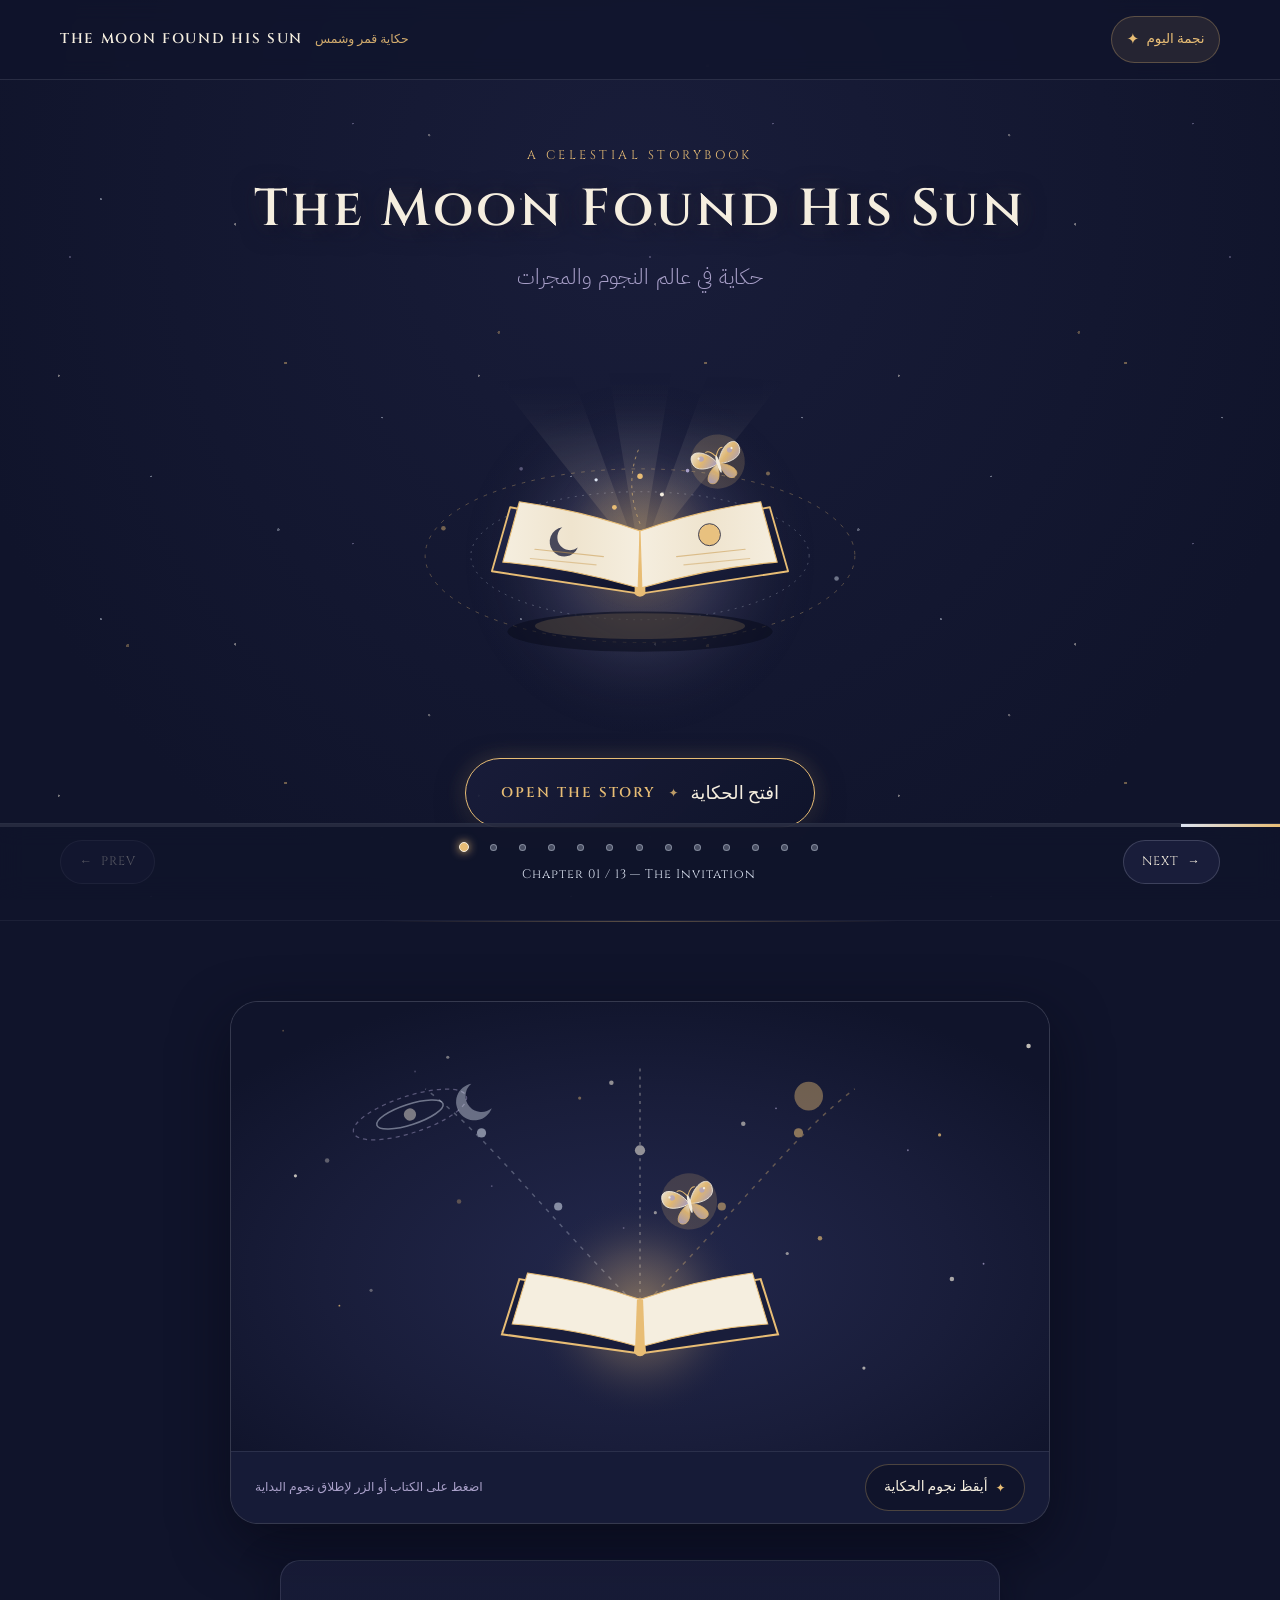
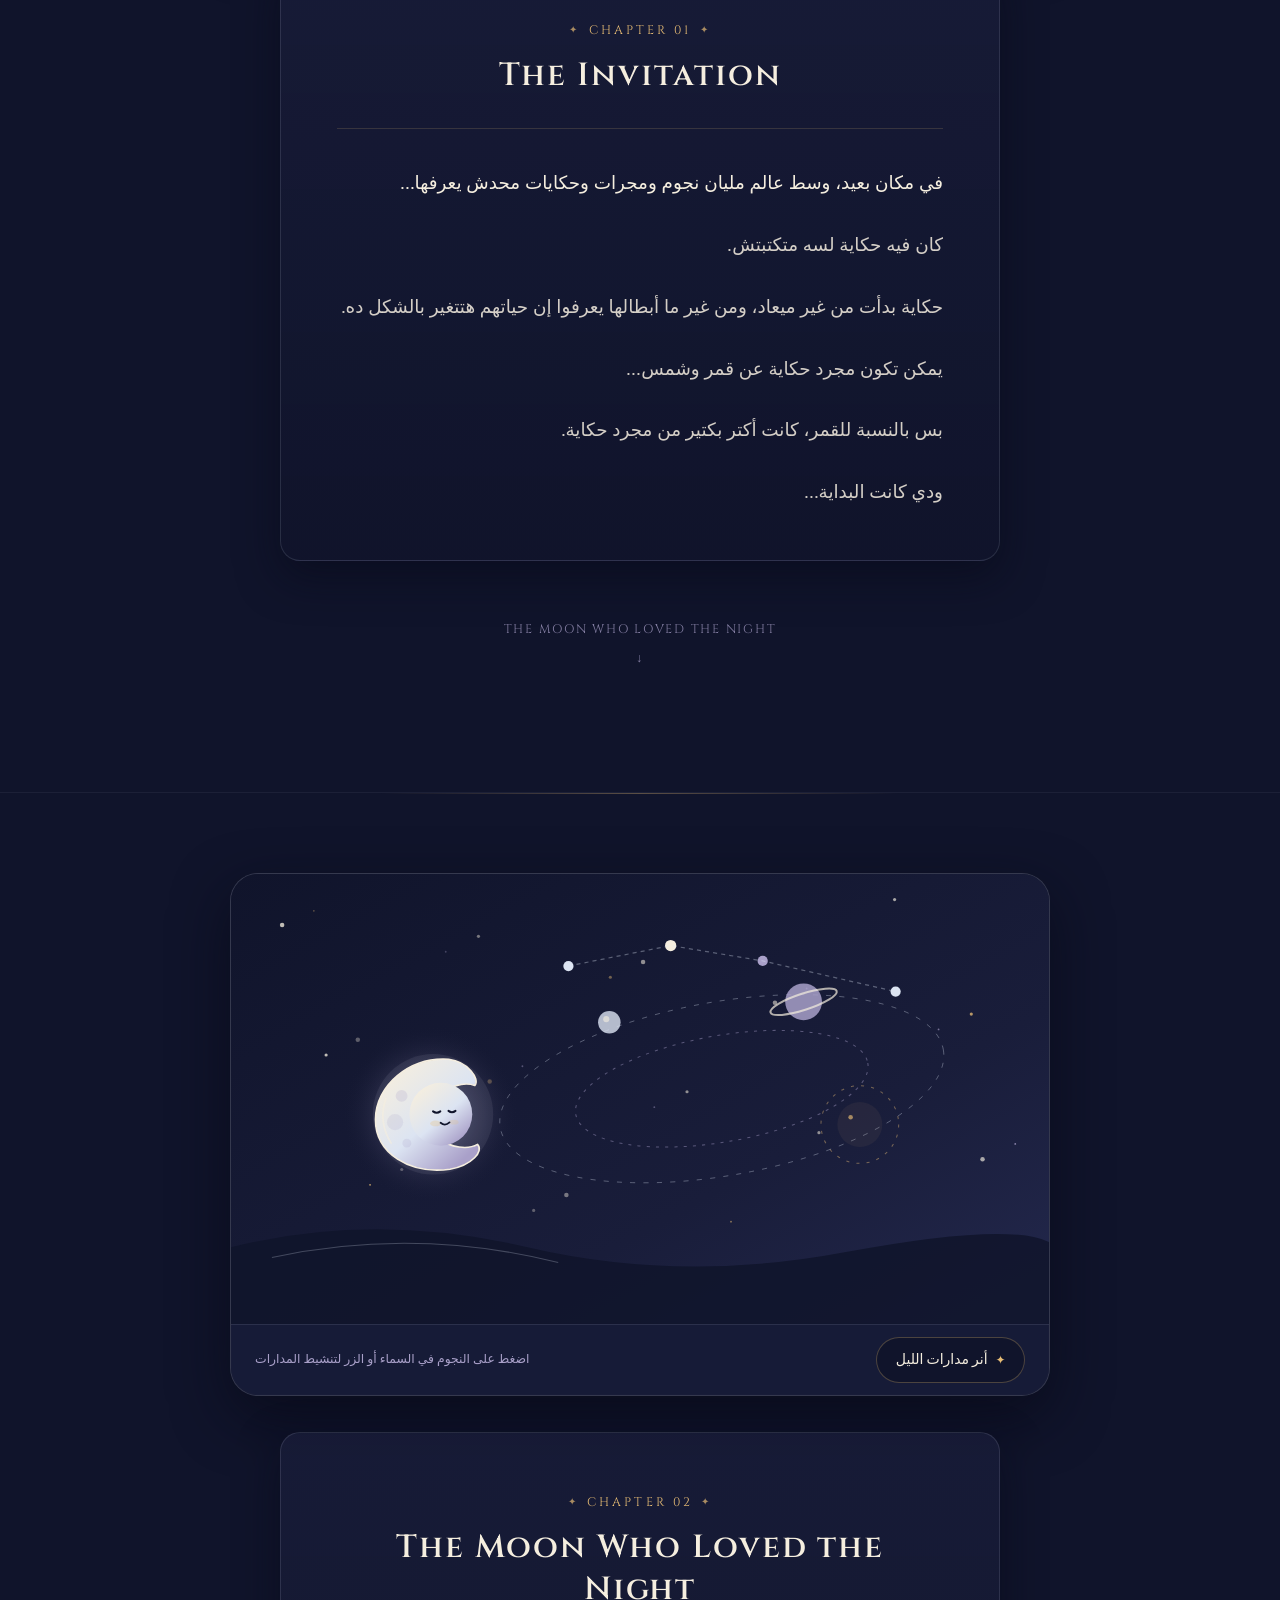
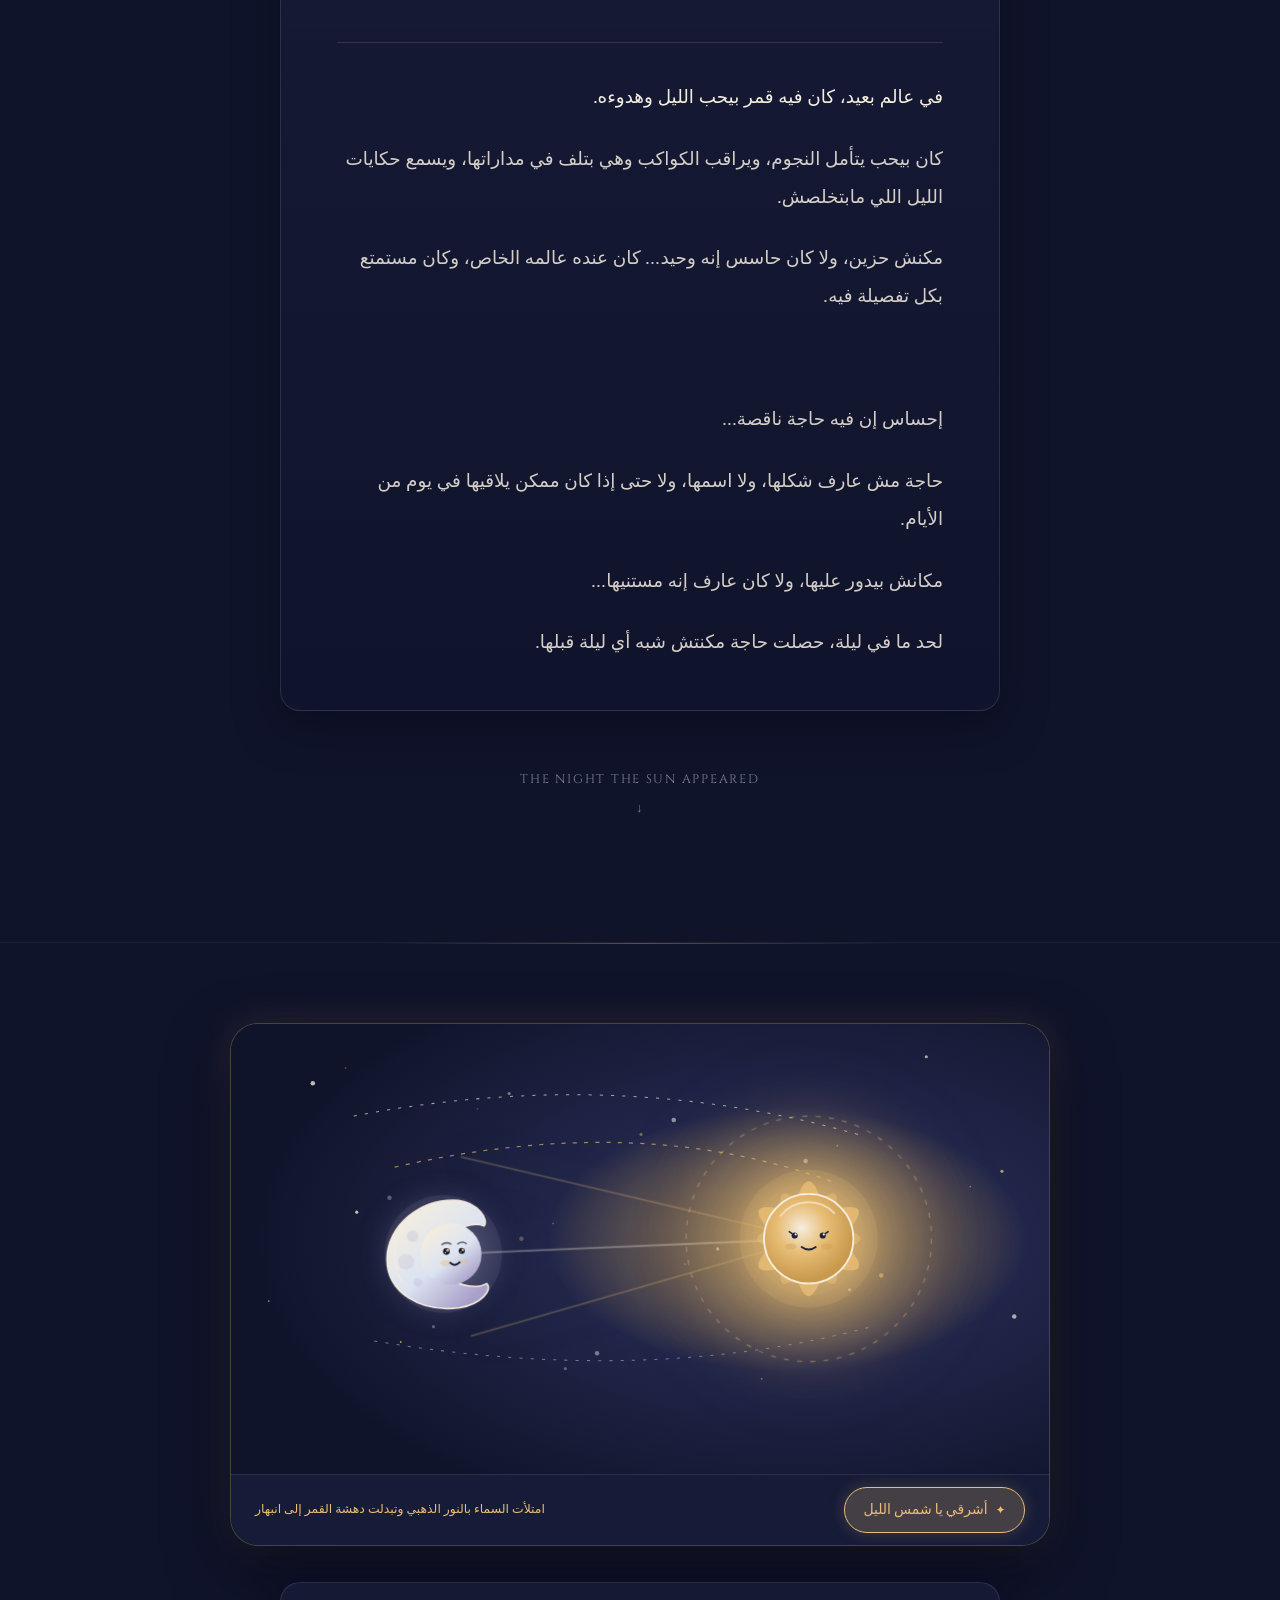
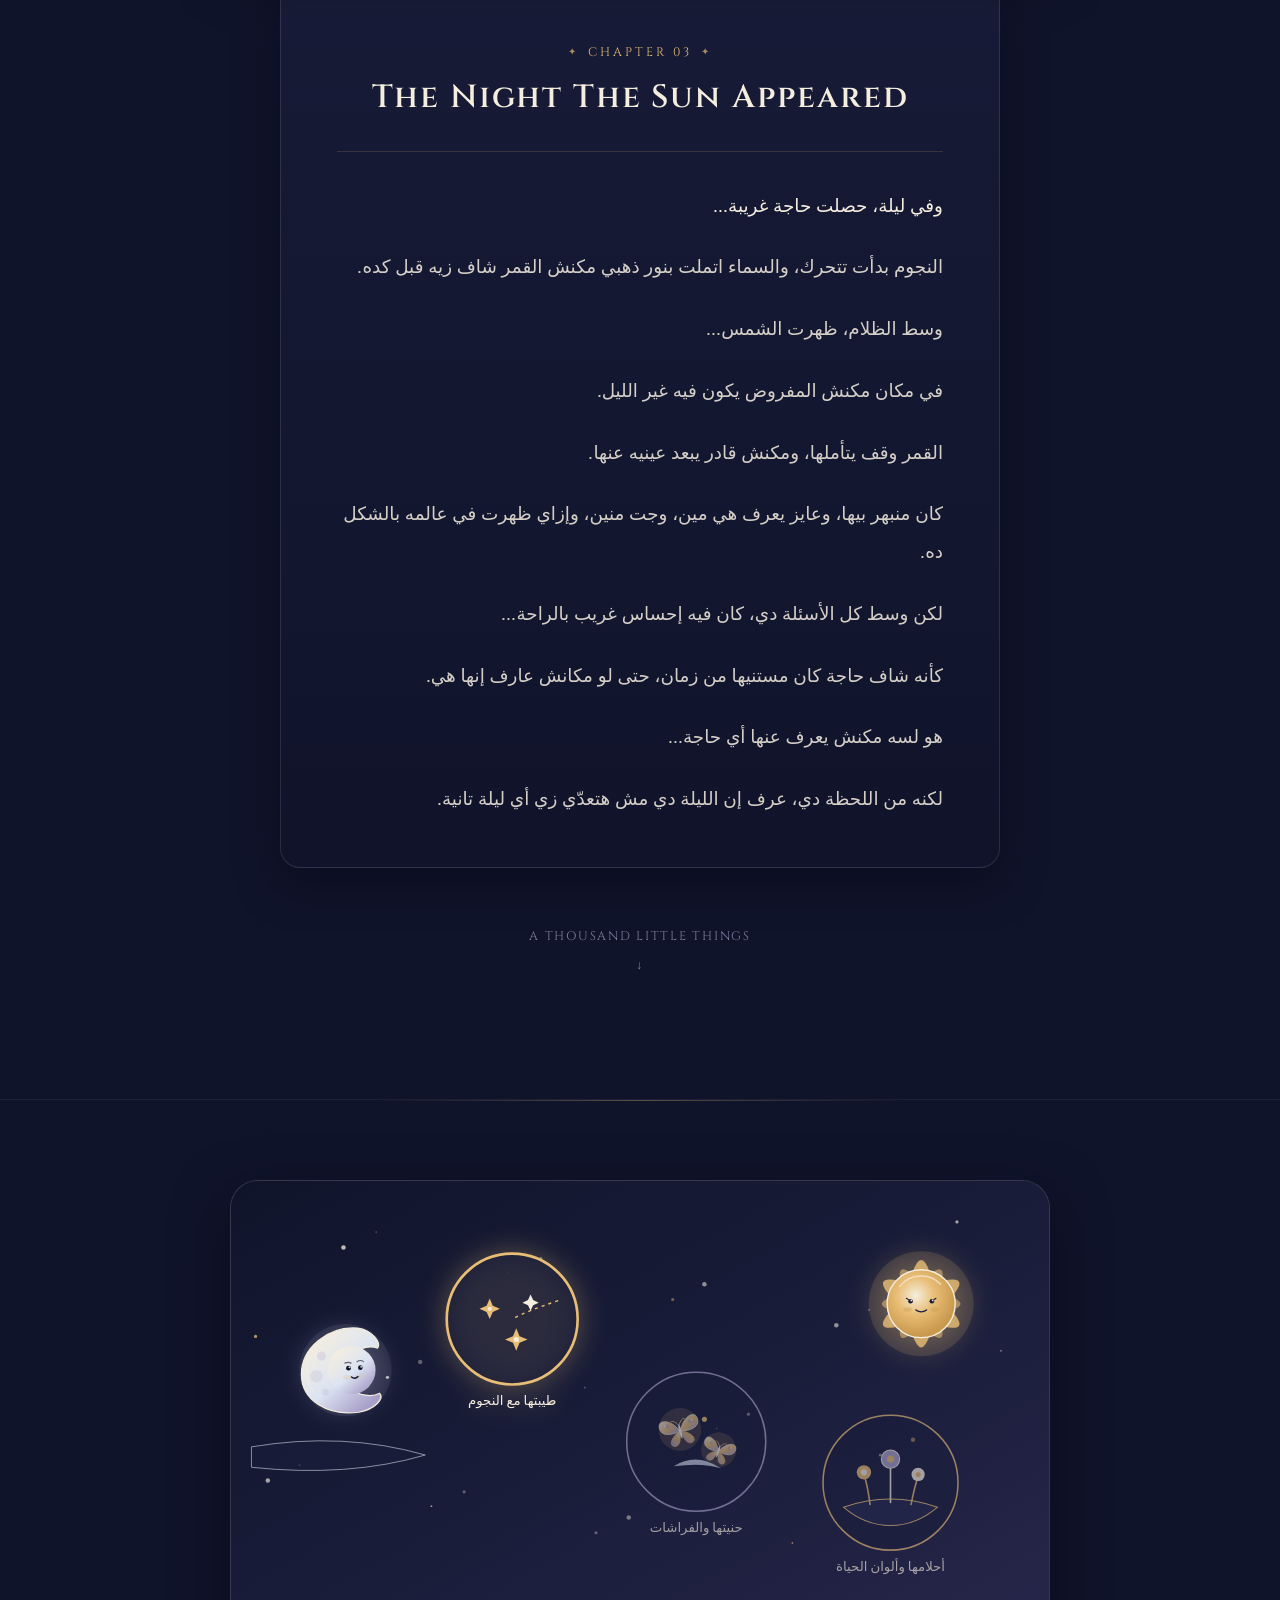
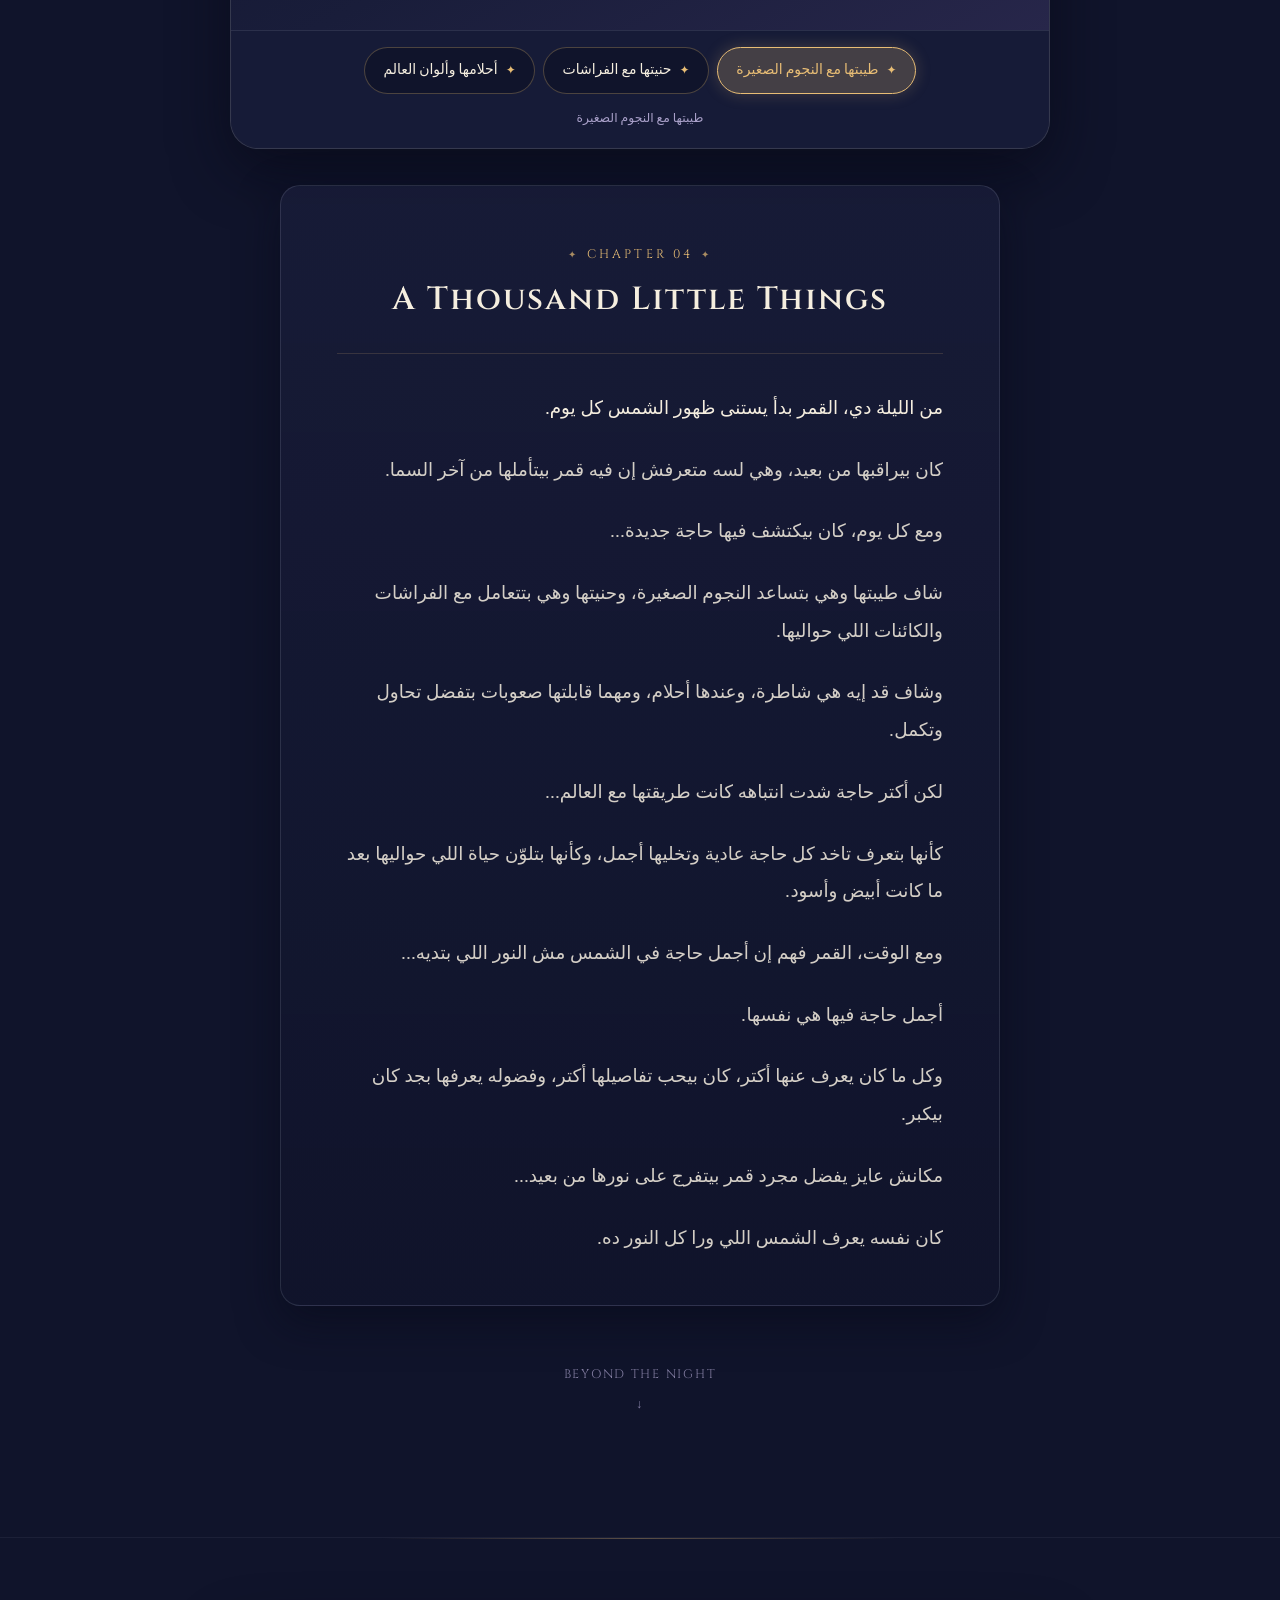
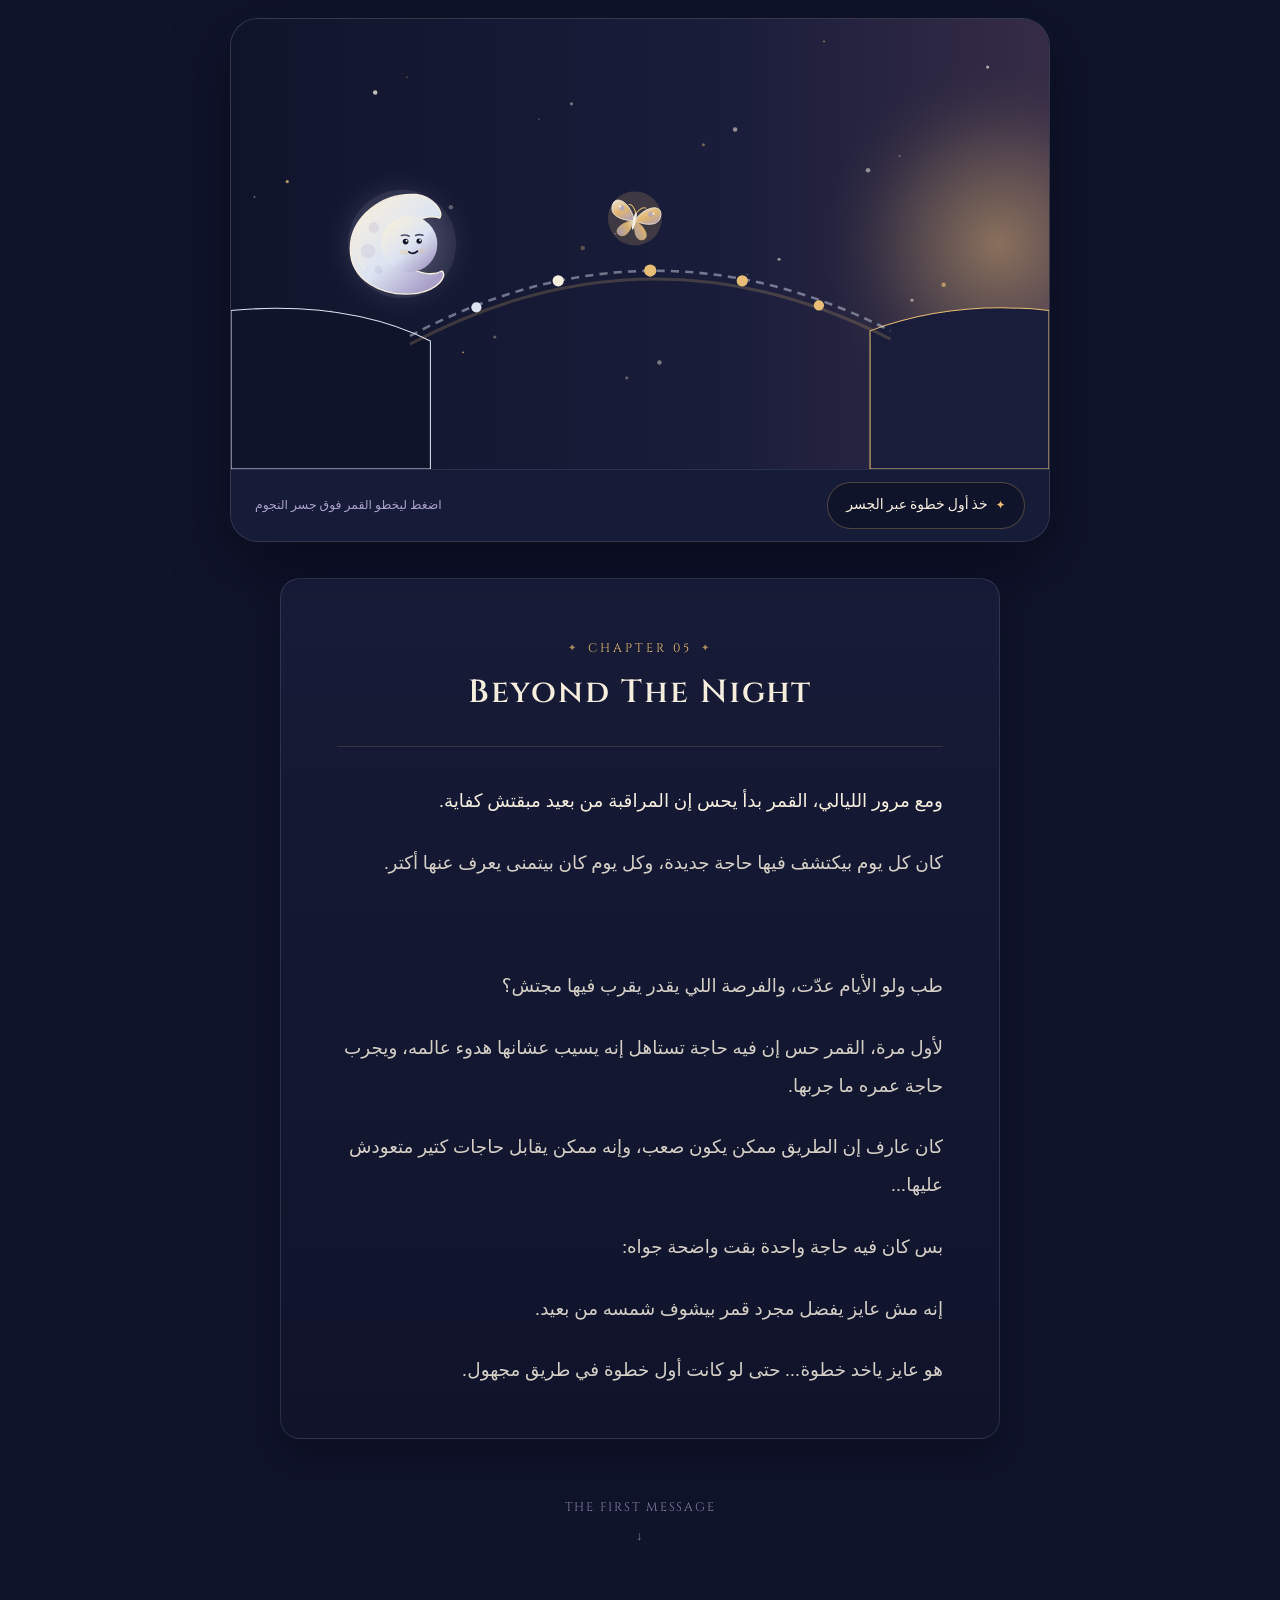
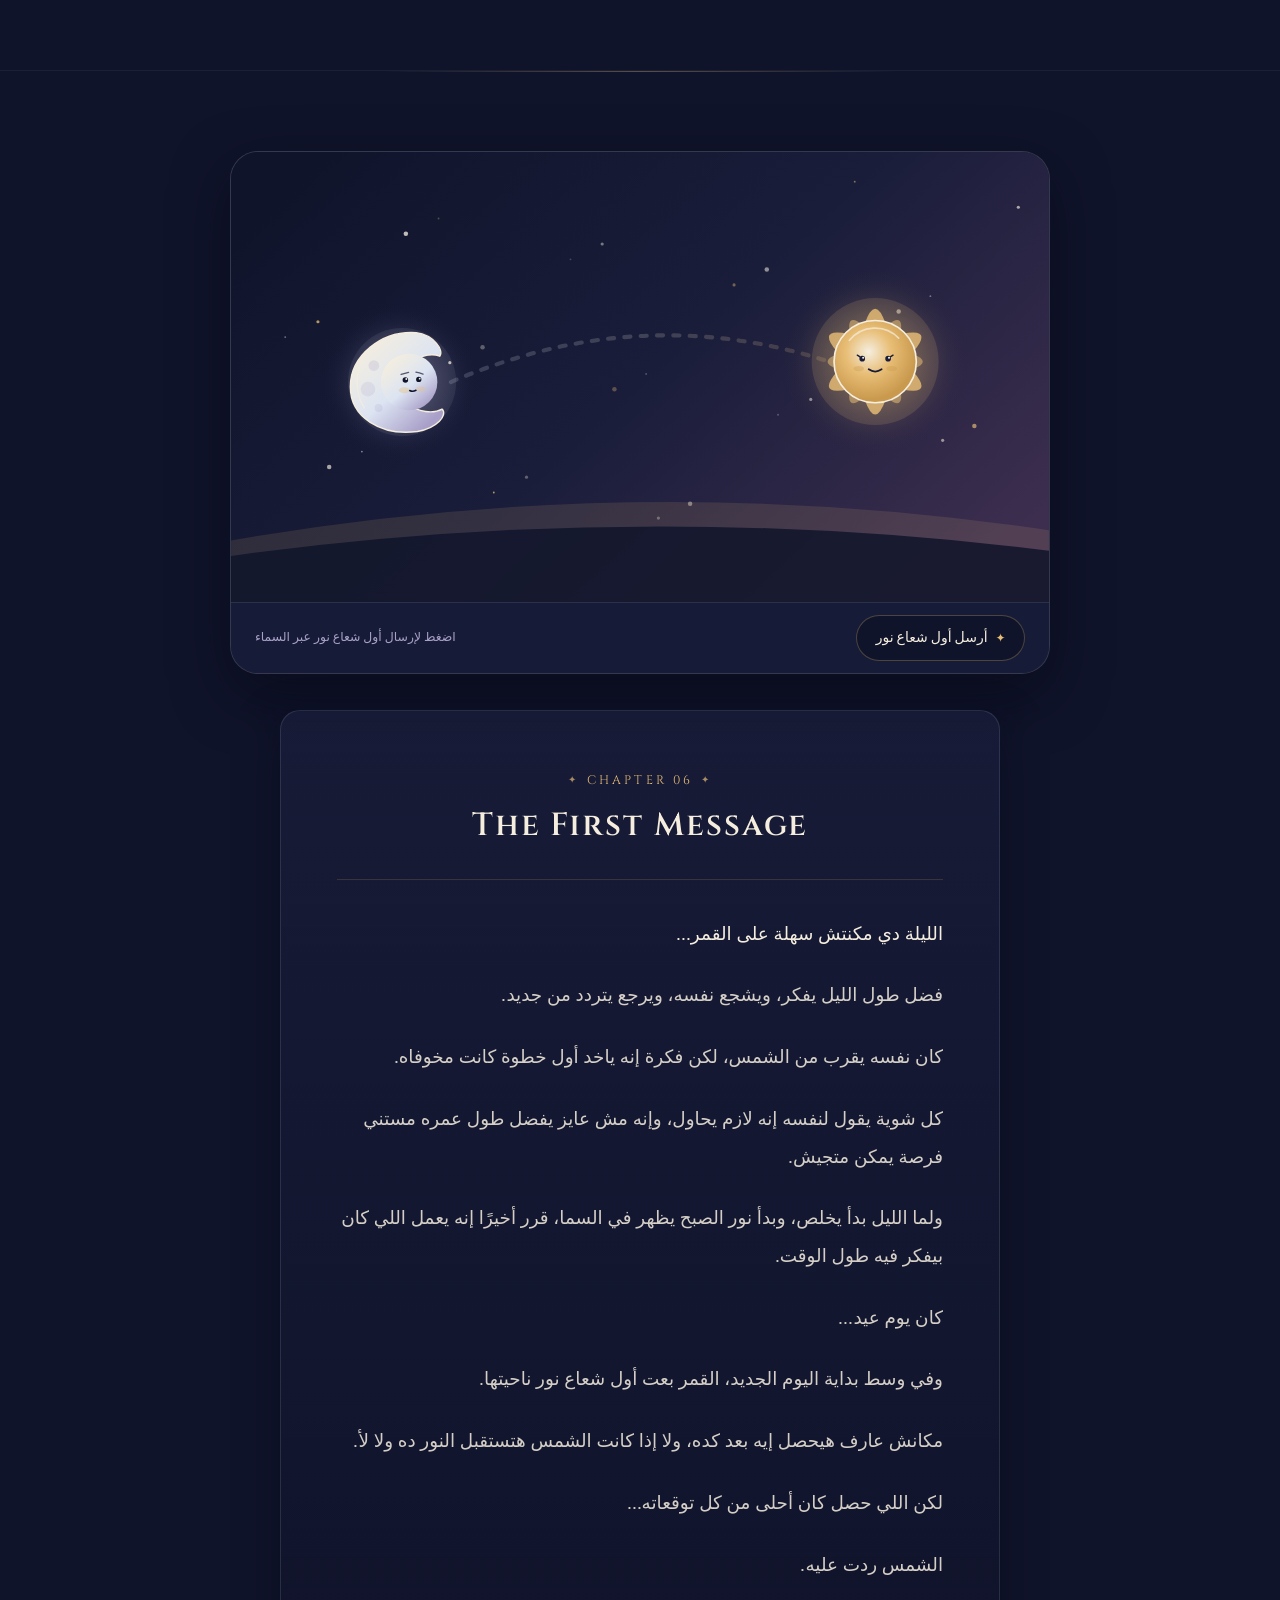
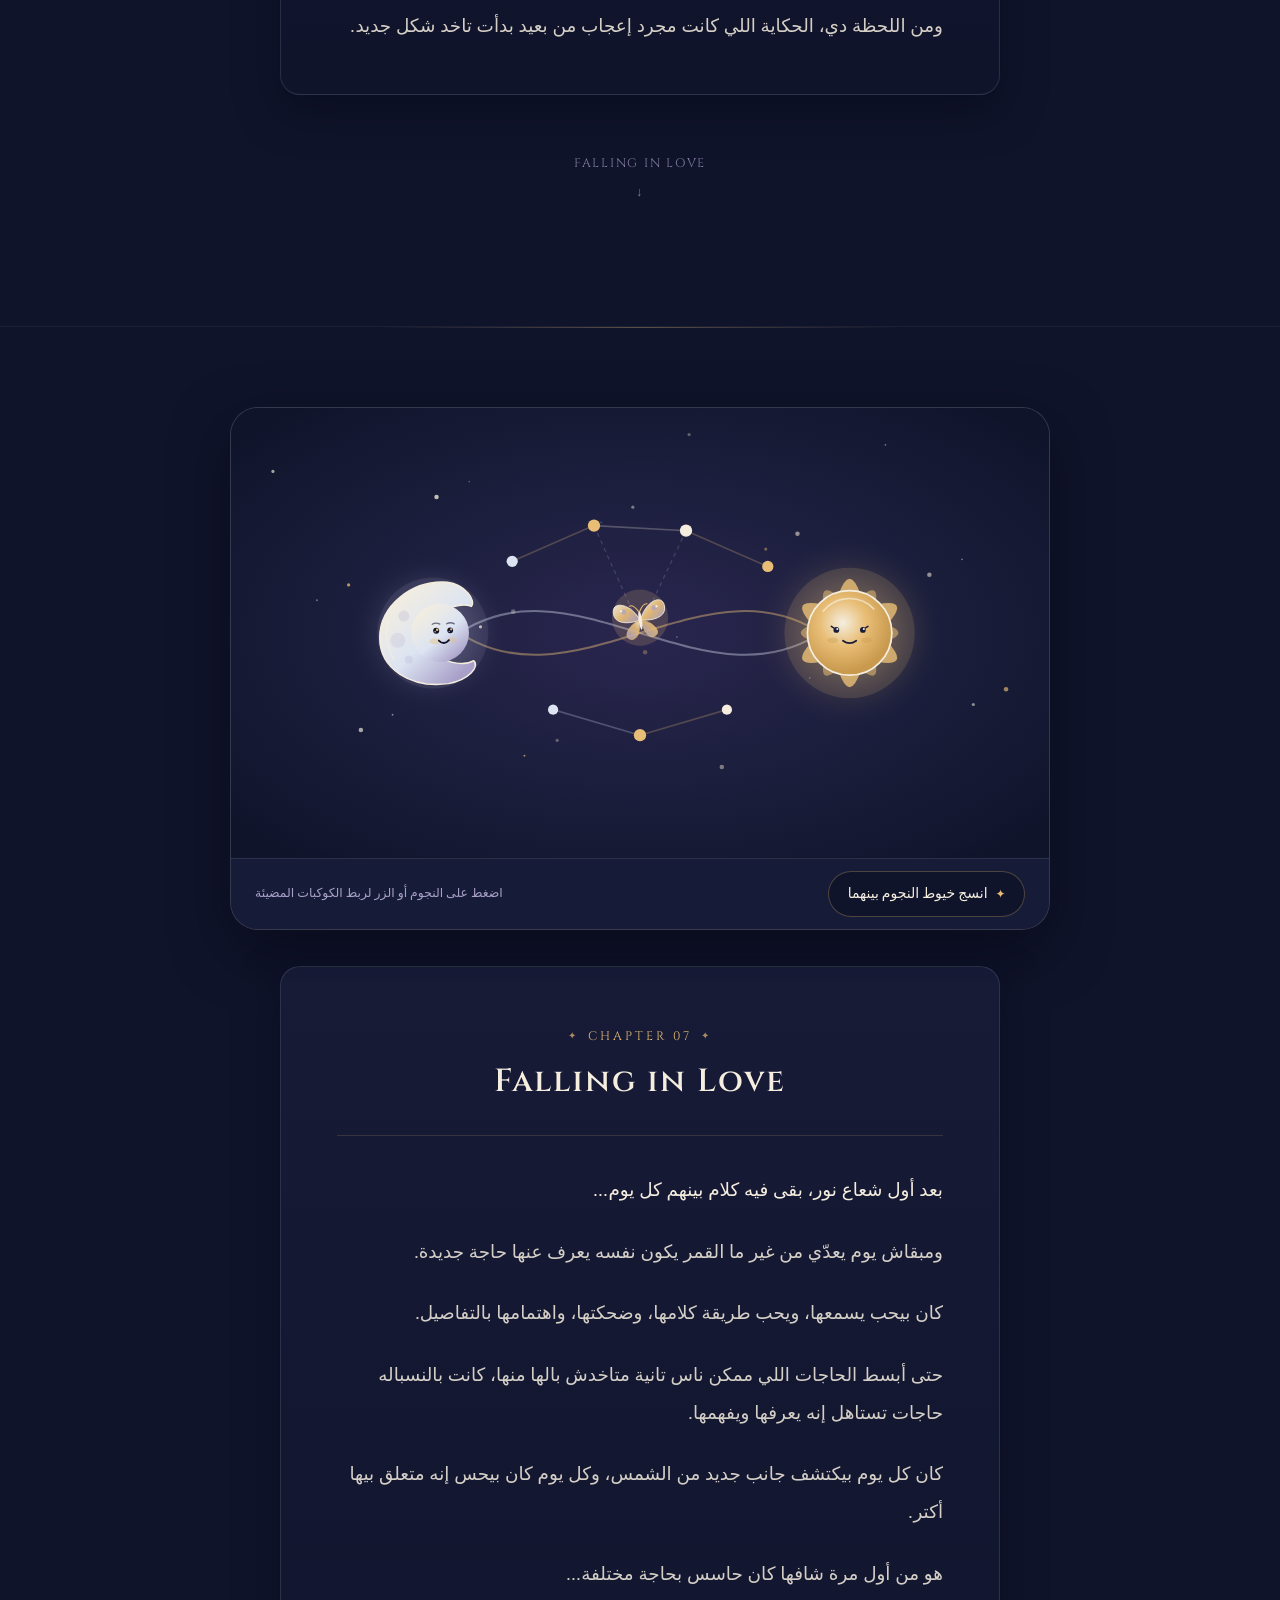
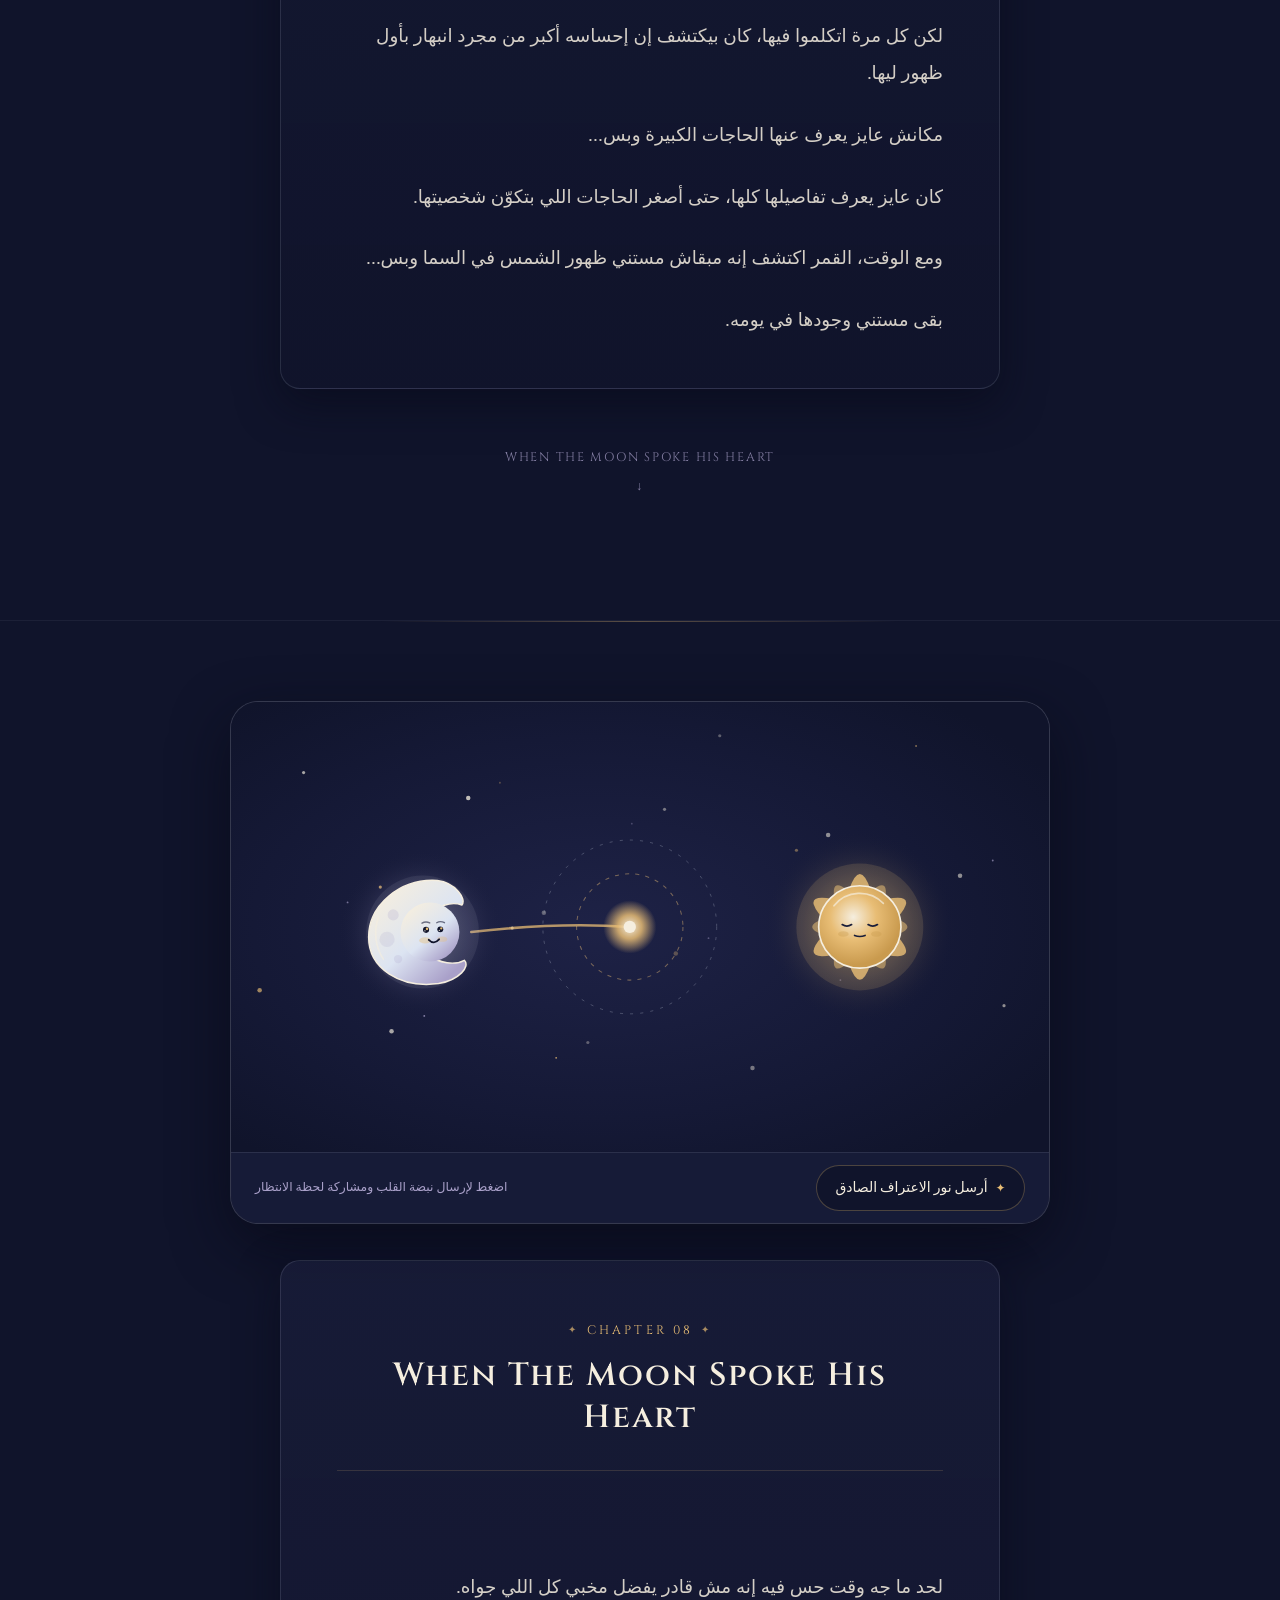
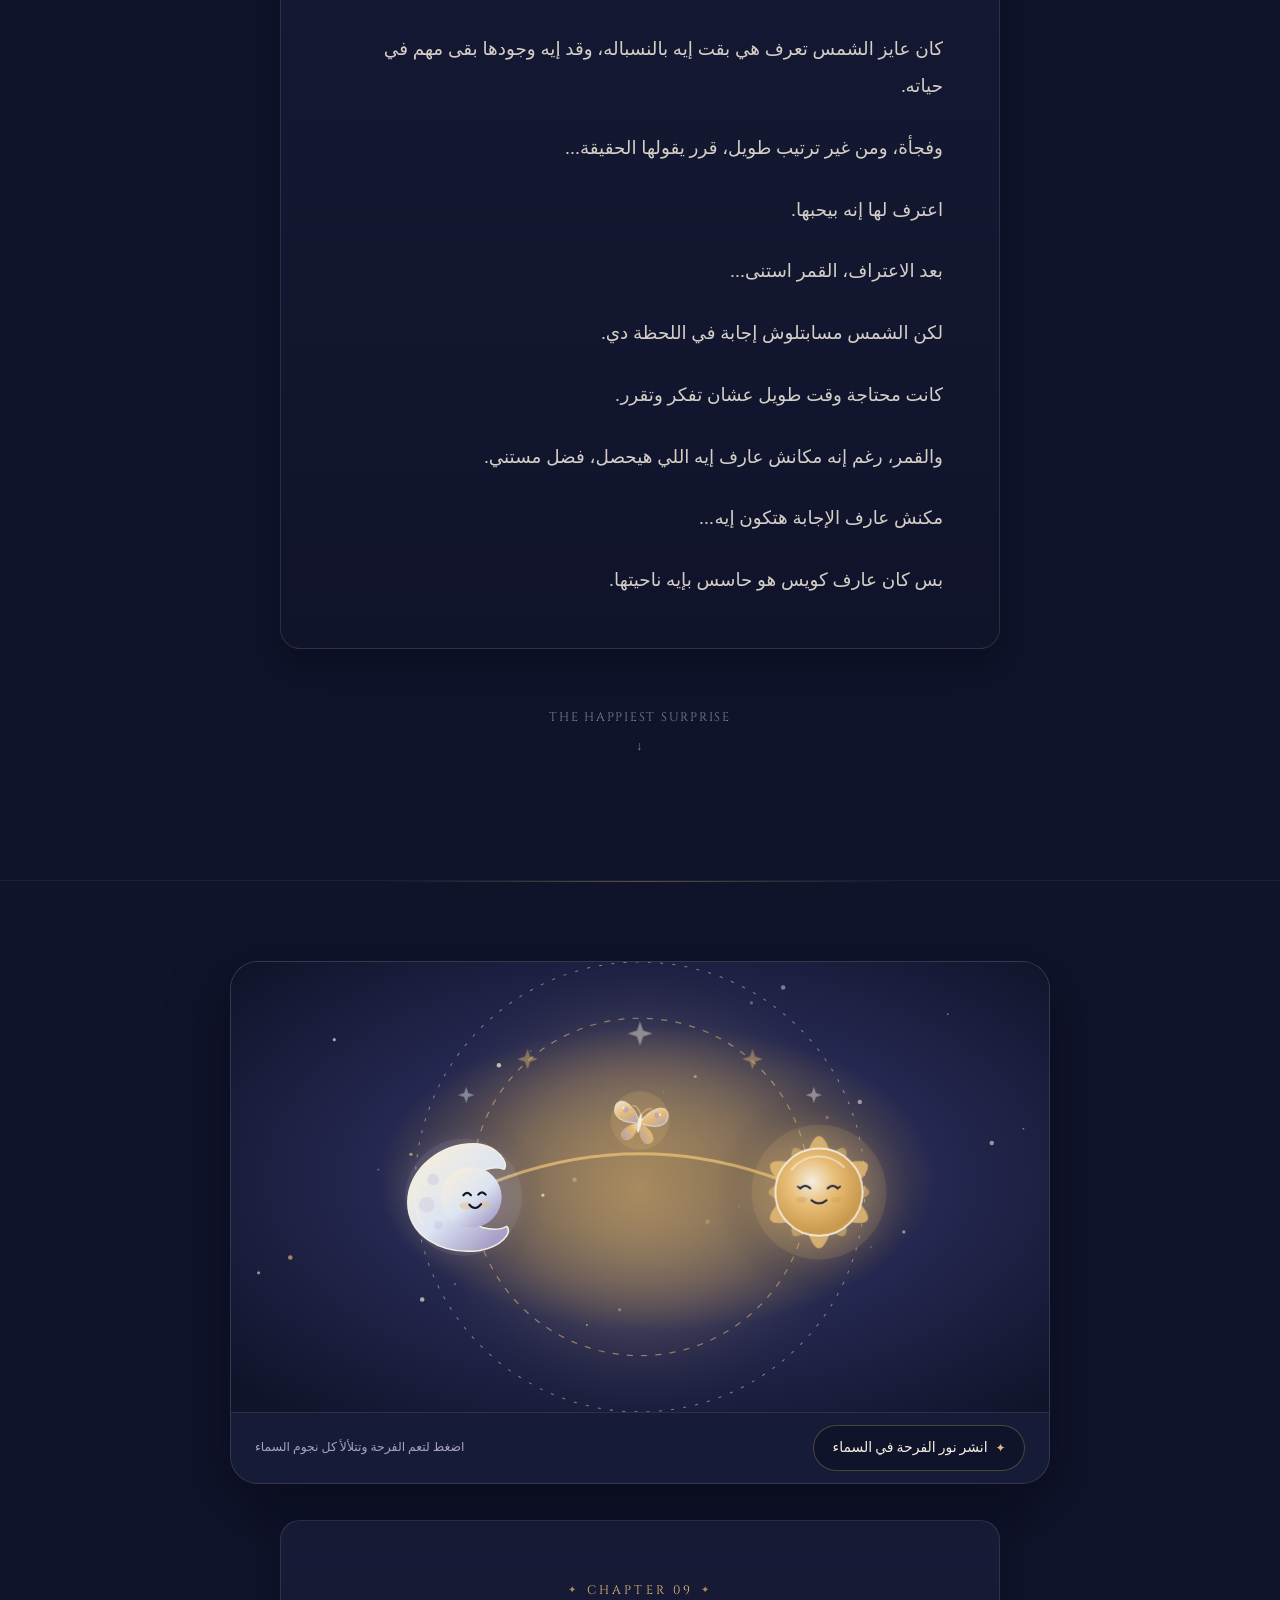
<file: index.html>
<!DOCTYPE html>
<html lang="ar" dir="rtl">
<head>
  <meta charset="UTF-8">
  <meta name="viewport" content="width=device-width, initial-scale=1.0">
  <meta http-equiv="X-UA-Compatible" content="ie=edge">

  <title>The Moon Found His Sun</title>
  <meta name="description" content="The Moon Found His Sun — An illustrated celestial storybook experience.">
  <meta name="theme-color" content="#10142B">

  <!-- Open Graph / Social Meta -->
  <meta property="og:title" content="The Moon Found His Sun">
  <meta property="og:description" content="A personal, illustrated celestial storybook.">
  <meta property="og:type" content="website">

  <!-- Favicon (Relative Path for GitHub Pages Compatibility) -->
  <link rel="icon" type="image/svg+xml" href="assets/icons/favicon.svg">

  <!-- Stylesheets -->
  <link rel="stylesheet" href="css/reset.css">
  <link rel="stylesheet" href="css/variables.css">
  <link rel="stylesheet" href="css/typography.css">
  <link rel="stylesheet" href="css/layout.css">
  <link rel="stylesheet" href="css/animations.css">
  <link rel="stylesheet" href="css/chapters.css">
  <link rel="stylesheet" href="css/responsive.css">
  <link rel="stylesheet" href="css/daily-star.css">
</head>
<body data-active-chapter="1">
  <!-- Layered Celestial Atmosphere & Subtle Paper Grain -->
  <div class="celestial-background" aria-hidden="true">
    <div class="ambient-sky-gradient"></div>
    <div class="ambient-stars ambient-stars--deep"></div>
    <div class="ambient-stars ambient-stars--mid"></div>
    <div class="paper-grain-overlay"></div>
  </div>

  <!-- Primary Application Shell -->
  <div class="app-container">
    <!-- Top Editorial Header Landmark -->
    <header class="site-header" role="banner">
      <div class="site-header__container">
        <a href="#opening-hero" class="site-header__brand" aria-label="The Moon Found His Sun — Return to opening">
          <span class="site-header__title">The Moon Found His Sun</span>
          <span class="site-header__subtitle" lang="ar" dir="rtl">حكاية قمر وشمس</span>
        </a>
        <button type="button" id="daily-star-btn" class="daily-star-trigger" aria-label="نجمة اليوم — رسالة متجددة">
          <span class="daily-star-trigger__icon" aria-hidden="true">✦</span>
          <span class="daily-star-trigger__label" lang="ar" dir="rtl">نجمة اليوم</span>
          <span class="daily-star-trigger__dot" aria-hidden="true"></span>
        </button>
      </div>
    </header>

    <!-- Main Landmark -->
    <main id="story-main" class="story-main" role="main">
      <!-- =============================================================== -->
      <!-- CINEMATIC OPENING EXPERIENCE (Floating Storybook & Butterfly)   -->
      <!-- =============================================================== -->
      <section id="opening-hero" class="opening-hero" aria-labelledby="hero-main-title">
        <div class="opening-hero__inner">
          <div class="opening-hero__header">
            <span class="hero-eyebrow">A Celestial Storybook</span>
            <h1 id="hero-main-title" class="hero-title">The Moon Found His Sun</h1>
            <p class="hero-subtitle-ar" lang="ar" dir="rtl">حكاية في عالم النجوم والمجرات</p>
          </div>

          <!-- Interactive Floating Storybook SVG Mount -->
          <div
            id="opening-book-stage"
            class="opening-book-stage"
            role="button"
            tabindex="0"
            aria-label="Illustrated celestial storybook with a golden butterfly. Activate to open the story."
          ></div>

          <!-- Primary CTA to Open the Book and Enter Chapter 1 -->
          <div class="opening-hero__actions">
            <button
              id="open-story-btn"
              class="open-story-cta"
              type="button"
              aria-expanded="false"
              aria-controls="chapter-mount"
            >
              <span class="open-story-cta__en">Open the Story</span>
              <span class="open-story-cta__divider" aria-hidden="true">✦</span>
              <span class="open-story-cta__ar" lang="ar" dir="rtl">افتح الحكاية</span>
            </button>
          </div>
        </div>
      </section>

      <!-- =============================================================== -->
      <!-- ALL 13 CHAPTER SCENES MOUNT POINT                               -->
      <!-- =============================================================== -->
      <div id="chapter-mount" class="story-journey-container" aria-live="polite">
        <noscript>
          <div class="chapter-narrative-card text-center">
            <h2 class="chapter-header__title">JavaScript Required</h2>
            <p class="story-text" style="text-align: center; direction: ltr;">
              Please enable JavaScript in your browser to experience this illustrated story.
            </p>
          </div>
        </noscript>
      </div>
    </main>

    <!-- ================================================================= -->
    <!-- PERSISTENT CONSTELLATION NAVIGATION BAR                           -->
    <!-- ================================================================= -->
    <nav class="story-navigation" role="navigation" aria-label="Chapter Navigation">
      <!-- Top Progress Line -->
      <div
        id="chapter-progress-bar-track"
        class="chapter-progress-track"
        role="progressbar"
        aria-label="Story reading progress"
        aria-valuemin="1"
        aria-valuemax="13"
        aria-valuenow="1"
      >
        <div id="chapter-progress-bar" class="chapter-progress-bar" style="width: 7.7%;"></div>
      </div>

      <div class="navigation-controls" dir="ltr">
        <button id="prev-chapter-btn" class="nav-btn nav-btn--prev" type="button" aria-label="Previous Chapter" disabled>
          <span class="nav-btn__arrow" aria-hidden="true">&larr;</span>
          <span class="nav-btn__text">Prev</span>
        </button>

        <div class="navigation-center">
          <div id="constellation-dots" class="constellation-dots" role="group" aria-label="Jump to chapter"></div>
          <span id="chapter-indicator" class="chapter-counter" aria-live="off">
            Chapter 01 / 13 — The Invitation
          </span>
        </div>

        <button id="next-chapter-btn" class="nav-btn nav-btn--next" type="button" aria-label="Next Chapter">
          <span class="nav-btn__text">Next</span>
          <span class="nav-btn__arrow" aria-hidden="true">&rarr;</span>
        </button>
      </div>
    </nav>

    <!-- Footer Landmark -->
    <footer class="site-footer" role="contentinfo">
      <p class="site-footer__text" dir="ltr">The Moon Found His Sun &mdash; A Celestial Story</p>
    </footer>
  </div>

  <!-- Daily Star Modal (نجمة اليوم) -->
  <div id="daily-star-modal" class="daily-star-modal" role="dialog" aria-modal="true" aria-labelledby="daily-star-modal-title" aria-hidden="true">
    <div class="daily-star-dialog">
      <div class="daily-star-dialog__header">
        <div class="daily-star-dialog__title-wrap">
          <span class="daily-star-dialog__eyebrow">Daily Ray of Light</span>
          <h2 id="daily-star-modal-title" class="daily-star-dialog__title">نجمة اليوم ✦</h2>
        </div>
        <button type="button" id="daily-star-close" class="daily-star-close-btn" aria-label="إغلاق">×</button>
      </div>
      <div id="daily-star-body"></div>
    </div>
  </div>

  <!-- Application Scripts (Ordered for both file:// and HTTP/HTTPS compatibility) -->
  <script defer src="src/content/story.js"></script>
  <script defer src="js/characters.js"></script>
  <script defer src="js/scenes.js"></script>
  <script defer src="js/animations.js"></script>
  <script defer src="js/accessibility.js"></script>
  <script defer src="js/interactions.js"></script>
  <script defer src="js/navigation.js"></script>
  <script defer src="js/app.js"></script>
  <script defer src="js/supabase-config.js"></script>
  <script defer src="js/daily-star.js"></script>
</body>
</html>
</file>
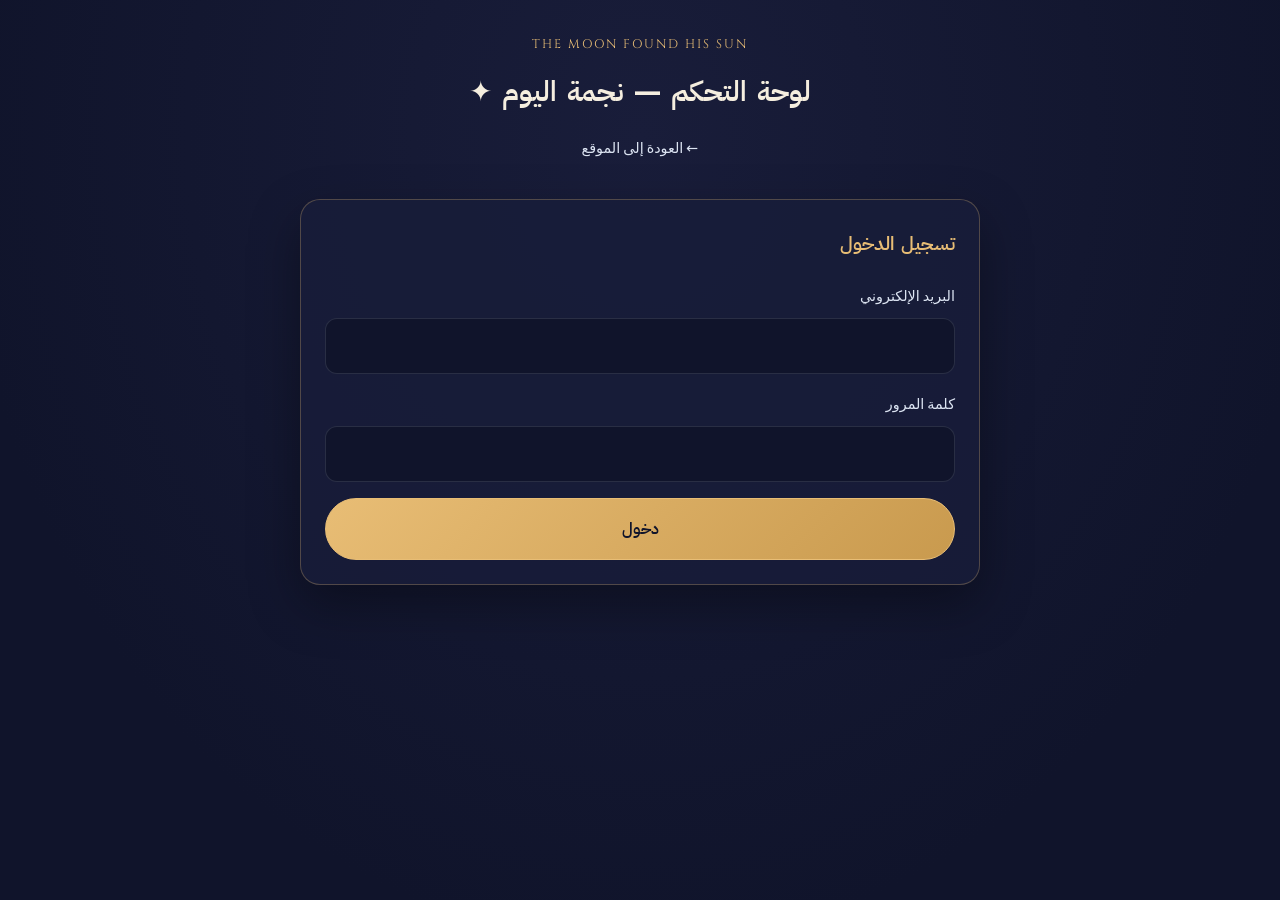
<file: admin.html>
<!DOCTYPE html>
<html lang="ar" dir="rtl">
<head>
  <meta charset="UTF-8">
  <meta name="viewport" content="width=device-width, initial-scale=1.0">
  <title>نجمة اليوم — لوحة التحكم السرية</title>
  <link rel="icon" type="image/svg+xml" href="assets/icons/favicon.svg">
  <link rel="stylesheet" href="css/reset.css">
  <link rel="stylesheet" href="css/variables.css">
  <link rel="stylesheet" href="css/typography.css">
  <style>
    body {
      background: radial-gradient(ellipse at 50% 15%, #191D3A 0%, #10142B 75%);
      color: var(--color-soft-ivory);
      font-family: var(--font-arabic);
      min-height: 100vh;
      padding: 2rem 1rem 4rem;
    }
    .admin-shell {
      max-width: 680px;
      margin: 0 auto;
    }
    .admin-header {
      text-align: center;
      margin-bottom: 2rem;
    }
    .admin-header__eyebrow {
      font-family: var(--font-latin);
      font-size: 0.78rem;
      letter-spacing: 0.16em;
      color: var(--color-warm-gold);
      text-transform: uppercase;
    }
    .admin-header__title {
      font-size: 1.75rem;
      margin: 0.35rem 0;
      color: var(--color-soft-ivory);
    }
    .admin-header__back {
      display: inline-block;
      margin-top: 0.5rem;
      color: var(--color-soft-moonlight);
      font-size: 0.9rem;
      text-decoration: none;
    }
    .admin-header__back:hover { color: var(--color-warm-gold); }
    .admin-card {
      background: rgba(25, 29, 58, 0.84);
      border: 1px solid var(--color-gold-border);
      border-radius: var(--radius-lg);
      padding: 1.5rem;
      margin-bottom: 1.5rem;
      box-shadow: 0 20px 50px rgba(0, 0, 0, 0.35);
    }
    .admin-card h2 {
      font-size: 1.2rem;
      color: var(--color-warm-gold);
      margin: 0 0 1.15rem;
    }
    .form-group {
      margin-bottom: 1rem;
    }
    .form-group label {
      display: block;
      font-size: 0.9rem;
      color: var(--color-soft-moonlight);
      margin-bottom: 0.4rem;
    }
    .form-control {
      width: 100%;
      padding: 0.7rem 0.9rem;
      border-radius: var(--radius-md);
      border: 1px solid var(--color-border-subtle);
      background: rgba(16, 20, 43, 0.9);
      color: var(--color-soft-ivory);
      font-family: var(--font-arabic);
      font-size: 0.98rem;
    }
    .form-control:focus {
      outline: none;
      border-color: var(--color-warm-gold);
    }
    textarea.form-control {
      min-height: 110px;
      resize: vertical;
      line-height: 1.7;
    }
    .btn-gold {
      width: 100%;
      padding: 0.85rem 1.2rem;
      border-radius: var(--radius-full);
      border: 1px solid var(--color-warm-gold);
      background: linear-gradient(135deg, #E8BD75, #C99A4E);
      color: #10142B;
      font-family: var(--font-arabic);
      font-size: 1rem;
      font-weight: 600;
      cursor: pointer;
      transition: transform 0.15s ease, opacity 0.15s ease;
    }
    .btn-gold:hover { opacity: 0.94; transform: translateY(-1px); }
    .btn-gold:disabled { opacity: 0.55; cursor: not-allowed; }
    .btn-outline {
      padding: 0.45rem 0.9rem;
      border-radius: var(--radius-full);
      border: 1px solid var(--color-border-subtle);
      background: transparent;
      color: var(--color-soft-moonlight);
      font-family: var(--font-arabic);
      font-size: 0.85rem;
      cursor: pointer;
    }
    .btn-outline:hover { border-color: var(--color-warm-gold); color: var(--color-warm-gold); }
    .btn-danger {
      padding: 0.35rem 0.75rem;
      border-radius: var(--radius-sm);
      border: 1px solid rgba(255, 110, 110, 0.4);
      background: rgba(255, 110, 110, 0.1);
      color: #ff9c9c;
      font-size: 0.8rem;
      cursor: pointer;
    }
    .status-banner {
      padding: 0.75rem 1rem;
      border-radius: var(--radius-md);
      margin-bottom: 1rem;
      font-size: 0.92rem;
      display: none;
    }
    .status-banner.is-visible { display: block; }
    .status-banner--ok {
      background: rgba(80, 200, 120, 0.14);
      border: 1px solid rgba(80, 200, 120, 0.4);
      color: #a6f0c0;
    }
    .status-banner--err {
      background: rgba(255, 100, 100, 0.14);
      border: 1px solid rgba(255, 100, 100, 0.4);
      color: #ffb3b3;
    }
    .admin-topbar {
      display: flex;
      align-items: center;
      justify-content: space-between;
      margin-bottom: 1rem;
      gap: 0.5rem;
    }
    .msg-row {
      padding: 0.9rem;
      border-radius: var(--radius-md);
      border: 1px solid var(--color-border-subtle);
      background: rgba(16, 20, 43, 0.55);
      margin-bottom: 0.75rem;
      display: flex;
      justify-content: space-between;
      align-items: flex-start;
      gap: 0.75rem;
    }
    .msg-row__date { font-size: 0.8rem; color: var(--color-warm-gold); }
    .msg-row__text { font-size: 0.94rem; margin: 0.3rem 0 0; color: var(--color-soft-ivory); }
    .hidden { display: none !important; }
  </style>
</head>
<body>
  <div class="admin-shell">
    <header class="admin-header">
      <div class="admin-header__eyebrow">The Moon Found His Sun</div>
      <h1 class="admin-header__title">لوحة التحكم — نجمة اليوم ✦</h1>
      <a href="index.html" class="admin-header__back">← العودة إلى الموقع</a>
    </header>

    <div id="status-banner" class="status-banner" role="alert"></div>

    <!-- Login Card -->
    <section id="login-card" class="admin-card">
      <h2>تسجيل الدخول</h2>
      <form id="login-form">
        <div id="url-group" class="form-group">
          <label for="supabase-url">Supabase Project URL</label>
          <input id="supabase-url" class="form-control" type="url" dir="ltr" placeholder="https://xxxxxxxxxxxx.supabase.co" required>
        </div>
        <div class="form-group">
          <label for="login-email">البريد الإلكتروني</label>
          <input id="login-email" class="form-control" type="email" dir="ltr" required>
        </div>
        <div class="form-group">
          <label for="login-password">كلمة المرور</label>
          <input id="login-password" class="form-control" type="password" dir="ltr" required>
        </div>
        <button type="submit" id="login-btn" class="btn-gold">دخول</button>
      </form>
    </section>

    <!-- Dashboard -->
    <div id="dashboard-panel" class="hidden">
      <section class="admin-card">
        <div class="admin-topbar">
          <h2 style="margin:0;">إضافة رسالة جديدة</h2>
          <button type="button" id="logout-btn" class="btn-outline">تسجيل خروج</button>
        </div>

        <form id="publish-form">
          <div class="form-group">
            <label for="msg-date">تاريخ الظهور (تقدر تختار تاريخ النهاردة أو يوم قادم للجدولة)</label>
            <input id="msg-date" class="form-control" type="date" dir="ltr" required>
          </div>

          <div class="form-group">
            <label for="msg-type">نوع الرسالة</label>
            <select id="msg-type" class="form-control">
              <option value="text">جملة / رسالة مكتوبة</option>
              <option value="image">صورة (+ تعليق)</option>
              <option value="spotify">أغنية من Spotify</option>
              <option value="youtube">مقطع من YouTube</option>
            </select>
          </div>

          <div class="form-group">
            <label for="msg-title">عنوان قصير (اختياري)</label>
            <input id="msg-title" class="form-control" type="text" placeholder="مثلاً: رسالة النهاردة ليكي">
          </div>

          <div class="form-group">
            <label for="msg-text">الرسالة / التعليق</label>
            <textarea id="msg-text" class="form-control" placeholder="اكتب رسالتك هنا..."></textarea>
          </div>

          <div id="image-upload-group" class="form-group hidden">
            <label for="msg-file">اختار صورة من جهازك أو موبايلك</label>
            <input id="msg-file" class="form-control" type="file" accept="image/*">
          </div>

          <div id="media-url-group" class="form-group hidden">
            <label for="msg-media-url" id="media-url-label">رابط الأغنية أو الصورة</label>
            <input id="msg-media-url" class="form-control" type="url" dir="ltr" placeholder="https://open.spotify.com/track/...">
          </div>

          <button type="submit" id="publish-btn" class="btn-gold">نشر الرسالة ✦</button>
        </form>
      </section>

      <section class="admin-card">
        <h2>الرسائل المحفوظة</h2>
        <div id="messages-list">جاري التحميل...</div>
      </section>
    </div>
  </div>

  <script src="js/supabase-config.js"></script>
  <script>
    (function () {
      const cfg = window.MoonSunApp.supabaseConfig;
      const statusBanner = document.getElementById('status-banner');
      const loginCard = document.getElementById('login-card');
      const dashboardPanel = document.getElementById('dashboard-panel');
      const urlInput = document.getElementById('supabase-url');
      const urlGroup = document.getElementById('url-group');
      const loginForm = document.getElementById('login-form');
      const publishForm = document.getElementById('publish-form');
      const msgDate = document.getElementById('msg-date');
      const msgType = document.getElementById('msg-type');
      const imageUploadGroup = document.getElementById('image-upload-group');
      const mediaUrlGroup = document.getElementById('media-url-group');
      const mediaUrlLabel = document.getElementById('media-url-label');
      const messagesList = document.getElementById('messages-list');

      let accessToken = localStorage.getItem('moon_sun_admin_token') || '';
      let refreshToken = localStorage.getItem('moon_sun_admin_refresh') || '';

      async function refreshSession() {
        if (!refreshToken) return false;
        try {
          const res = await fetch(`${cfg.projectUrl}/auth/v1/token?grant_type=refresh_token`, {
            method: 'POST',
            headers: {
              apikey: cfg.publishableKey,
              'Content-Type': 'application/json'
            },
            body: JSON.stringify({ refresh_token: refreshToken })
          });
          const data = await res.json();
          if (!res.ok || !data.access_token) return false;
          accessToken = data.access_token;
          refreshToken = data.refresh_token || refreshToken;
          localStorage.setItem('moon_sun_admin_token', accessToken);
          localStorage.setItem('moon_sun_admin_refresh', refreshToken);
          return true;
        } catch (_) {
          return false;
        }
      }

      function todayIso() {
        const d = new Date();
        return `${d.getFullYear()}-${String(d.getMonth() + 1).padStart(2, '0')}-${String(d.getDate()).padStart(2, '0')}`;
      }
      msgDate.value = todayIso();

      if (cfg.projectUrl) {
        urlInput.value = cfg.projectUrl;
        urlGroup.classList.add('hidden');
      }

      function showStatus(msg, isError = false) {
        statusBanner.textContent = msg;
        statusBanner.className = `status-banner is-visible ${isError ? 'status-banner--err' : 'status-banner--ok'}`;
      }

      function updateTypeFields() {
        const t = msgType.value;
        imageUploadGroup.classList.toggle('hidden', t !== 'image');
        mediaUrlGroup.classList.toggle('hidden', t === 'text');
        if (t === 'image') {
          mediaUrlLabel.textContent = 'أو رابط صورة مباشر (اختياري لو رفعت صورة فوق)';
        } else if (t === 'spotify') {
          mediaUrlLabel.textContent = 'رابط أغنية Spotify (Share -> Copy link)';
        } else if (t === 'youtube') {
          mediaUrlLabel.textContent = 'رابط فيديو YouTube';
        }
      }
      msgType.addEventListener('change', updateTypeFields);

      async function loadAllMessages() {
        try {
          const res = await fetch(`${cfg.projectUrl}/rest/v1/daily_messages?select=*&order=publish_date.desc,created_at.desc`, {
            headers: {
              apikey: cfg.publishableKey,
              Authorization: `Bearer ${accessToken}`
            }
          });
          if (res.status === 401) {
            logout();
            return;
          }
          const items = await res.json();
          if (!Array.isArray(items) || items.length === 0) {
            messagesList.innerHTML = '<p style="opacity:0.75;">مفيش رسائل مضافة لسه.</p>';
            return;
          }
          messagesList.innerHTML = '';
          items.forEach((item) => {
            const row = document.createElement('div');
            row.className = 'msg-row';
            row.innerHTML = `
              <div>
                <div class="msg-row__date">${item.publish_date} — (${item.type})</div>
                <p class="msg-row__text"></p>
              </div>
              <button type="button" class="btn-danger" data-id="${item.id}">حذف</button>
            `;
            row.querySelector('.msg-row__text').textContent = item.title || item.message || item.media_url || '—';
            row.querySelector('.btn-danger').addEventListener('click', () => deleteMessage(item.id));
            messagesList.appendChild(row);
          });
        } catch (err) {
          messagesList.innerHTML = `<p style="color:#ffb3b3;">خطأ في التحميل: ${err.message}</p>`;
        }
      }

      async function deleteMessage(id) {
        if (!confirm('متأكد إنك عايز تمسح الرسالة دي؟')) return;
        const res = await fetch(`${cfg.projectUrl}/rest/v1/daily_messages?id=eq.${id}`, {
          method: 'DELETE',
          headers: {
            apikey: cfg.publishableKey,
            Authorization: `Bearer ${accessToken}`
          }
        });
        if (res.ok) {
          showStatus('تم حذف الرسالة بنجاح.');
          loadAllMessages();
        } else {
          showStatus('فشل حذف الرسالة.', true);
        }
      }

      function enterDashboard() {
        loginCard.classList.add('hidden');
        dashboardPanel.classList.remove('hidden');
        loadAllMessages();
      }

      function logout() {
        accessToken = '';
        refreshToken = '';
        localStorage.removeItem('moon_sun_admin_token');
        localStorage.removeItem('moon_sun_admin_refresh');
        dashboardPanel.classList.add('hidden');
        loginCard.classList.remove('hidden');
      }

      document.getElementById('logout-btn').addEventListener('click', logout);

      loginForm.addEventListener('submit', async (e) => {
        e.preventDefault();
        const urlVal = urlInput.value.trim().replace(/\/+$/, '');
        if (urlVal) {
          localStorage.setItem('moon_sun_supabase_url', urlVal);
        }
        const email = document.getElementById('login-email').value.trim();
        const password = document.getElementById('login-password').value;

        try {
          const res = await fetch(`${cfg.projectUrl}/auth/v1/token?grant_type=password`, {
            method: 'POST',
            headers: {
              apikey: cfg.publishableKey,
              'Content-Type': 'application/json'
            },
            body: JSON.stringify({ email, password })
          });
          const data = await res.json();
          if (!res.ok || !data.access_token) {
            throw new Error(data.error_description || data.msg || 'بيانات الدخول غير صحيحة');
          }
          accessToken = data.access_token;
          refreshToken = data.refresh_token || '';
          localStorage.setItem('moon_sun_admin_token', accessToken);
          if (refreshToken) {
            localStorage.setItem('moon_sun_admin_refresh', refreshToken);
          }
          showStatus('تم تسجيل الدخول بنجاح ✨');
          enterDashboard();
        } catch (err) {
          showStatus(err.message, true);
        }
      });

      publishForm.addEventListener('submit', async (e) => {
        e.preventDefault();
        const btn = document.getElementById('publish-btn');
        btn.disabled = true;

        try {
          const type = msgType.value;
          let finalMediaUrl = document.getElementById('msg-media-url').value.trim() || null;

          if (type === 'image') {
            const fileInput = document.getElementById('msg-file');
            const file = fileInput.files && fileInput.files[0];
            if (file) {
              const ext = (file.name.split('.').pop() || 'jpg').replace(/[^a-zA-Z0-9]/g, '');
              const fileName = `${Date.now()}-${Math.random().toString(36).slice(2, 8)}.${ext}`;
              const uploadRes = await fetch(`${cfg.projectUrl}/storage/v1/object/${cfg.bucketName}/${fileName}`, {
                method: 'POST',
                headers: {
                  apikey: cfg.publishableKey,
                  Authorization: `Bearer ${accessToken}`,
                  'Content-Type': file.type || 'image/jpeg',
                  'x-upsert': 'true'
                },
                body: file
              });
              if (!uploadRes.ok) {
                const upErr = await uploadRes.json().catch(() => ({}));
                if (uploadRes.status === 401) {
                  logout();
                  throw new Error('انتهت جلسة الدخول، من فضلك سجل دخول تاني.');
                }
                throw new Error(`فشل رفع الصورة (${uploadRes.status}): ${upErr.message || upErr.error || 'تأكد من وجود Bucket باسم daily-media'}`);
              }
              finalMediaUrl = `${cfg.projectUrl}/storage/v1/object/public/${cfg.bucketName}/${fileName}`;
            }
          }

          const payload = {
            publish_date: msgDate.value,
            type,
            title: document.getElementById('msg-title').value.trim() || null,
            message: document.getElementById('msg-text').value.trim() || null,
            media_url: finalMediaUrl
          };

          let insertRes = await fetch(`${cfg.projectUrl}/rest/v1/daily_messages`, {
            method: 'POST',
            headers: {
              apikey: cfg.publishableKey,
              Authorization: `Bearer ${accessToken}`,
              'Content-Type': 'application/json',
              Prefer: 'return=representation'
            },
            body: JSON.stringify(payload)
          });

          if ((insertRes.status === 401 || insertRes.status === 403) && await refreshSession()) {
            insertRes = await fetch(`${cfg.projectUrl}/rest/v1/daily_messages`, {
              method: 'POST',
              headers: {
                apikey: cfg.publishableKey,
                Authorization: `Bearer ${accessToken}`,
                'Content-Type': 'application/json',
                Prefer: 'return=representation'
              },
              body: JSON.stringify(payload)
            });
          }

          if (!insertRes.ok) {
            const errData = await insertRes.json().catch(() => ({}));
            throw new Error(errData.message || 'فشل حفظ الرسالة');
          }

          publishForm.reset();
          msgDate.value = todayIso();
          updateTypeFields();
          showStatus('تم نشر الرسالة بنجاح ✨');
          loadAllMessages();
        } catch (err) {
          showStatus(err.message, true);
        } finally {
          btn.disabled = false;
        }
      });

      if (accessToken && cfg.projectUrl) {
        enterDashboard();
      }
    })();
  </script>
</body>
</html>
</file>
<file: css/variables.css>
/**
 * variables.css - Design Tokens & Custom Properties
 * Controlled Celestial Palette for "The Moon Found His Sun"
 */

:root {
  /* Core Controlled Celestial Palette */
  --color-midnight-navy: #10142B;
  --color-dark-indigo: #191D3A;
  --color-warm-gold: #E8BD75;
  --color-soft-ivory: #F5EEDF;
  --color-muted-lavender: #A9A0C9;
  --color-soft-moonlight: #DCE4F2;

  /* Derived Subtle Shades */
  --color-navy-deepest: #0B0E1F;
  --color-indigo-soft: #23284D;
  --color-indigo-mist: rgba(25, 29, 58, 0.78);
  --color-navy-glass: rgba(16, 20, 43, 0.84);

  --color-gold-light: #F2D59B;
  --color-gold-deep: #C99A4E;
  --color-gold-glow: rgba(232, 189, 117, 0.25);
  --color-gold-subtle: rgba(232, 189, 117, 0.12);
  --color-gold-border: rgba(232, 189, 117, 0.28);

  --color-moon-glow: rgba(220, 228, 242, 0.22);
  --color-moon-subtle: rgba(220, 228, 242, 0.1);
  --color-moon-border: rgba(220, 228, 242, 0.18);

  --color-lavender-glow: rgba(169, 160, 201, 0.2);
  --color-lavender-muted: rgba(169, 160, 201, 0.65);

  --color-ivory-muted: rgba(245, 238, 223, 0.86);
  --color-ivory-dim: rgba(245, 238, 223, 0.6);

  /* Semantic Text & Surface Tokens */
  --color-bg-primary: var(--color-midnight-navy);
  --color-bg-secondary: var(--color-dark-indigo);
  --color-text-primary: var(--color-soft-ivory);
  --color-text-secondary: var(--color-soft-moonlight);
  --color-text-muted: var(--color-muted-lavender);
  --color-accent-gold: var(--color-warm-gold);
  --color-accent-moon: var(--color-soft-moonlight);
  --color-border-subtle: rgba(220, 228, 242, 0.12);

  /* Typography Stacks */
  --font-arabic: 'IBM Plex Sans Arabic', 'Alexandria', 'Noto Sans Arabic', system-ui, -apple-system, sans-serif;
  --font-latin: 'Cinzel', 'Georgia', 'Times New Roman', serif;
  --font-sans: 'IBM Plex Sans Arabic', system-ui, -apple-system, sans-serif;

  /* Fluid & Responsive Font Scale */
  --font-size-xs: 0.775rem;
  --font-size-sm: 0.875rem;
  --font-size-base: 1.15rem;
  --font-size-lg: 1.3rem;
  --font-size-xl: 1.55rem;
  --font-size-2xl: 2rem;
  --font-size-3xl: 2.5rem;
  --font-size-4xl: 3.25rem;

  /* Line Heights */
  --line-height-tight: 1.3;
  --line-height-normal: 1.65;
  --line-height-relaxed: 2.05;
  --line-height-letter: 2.2;

  /* Spacing Scale */
  --space-2xs: 0.25rem;
  --space-xs: 0.5rem;
  --space-sm: 0.75rem;
  --space-md: 1rem;
  --space-lg: 1.5rem;
  --space-xl: 2.25rem;
  --space-2xl: 3.25rem;
  --space-3xl: 5rem;
  --space-4xl: 7rem;

  /* Motion & Animation Timings */
  --ease-out-quart: cubic-bezier(0.25, 1, 0.5, 1);
  --ease-in-out-sine: cubic-bezier(0.37, 0, 0.63, 1);
  --ease-celestial: cubic-bezier(0.22, 1, 0.36, 1);
  --transition-fast: 200ms var(--ease-out-quart);
  --transition-normal: 400ms var(--ease-out-quart);
  --transition-slow: 800ms var(--ease-celestial);
  --transition-scene: 1200ms var(--ease-celestial);

  /* Layout & Containers */
  --container-narrative: 720px;
  --container-scene: 920px;
  --container-wide: 1160px;
  --radius-sm: 6px;
  --radius-md: 12px;
  --radius-lg: 20px;
  --radius-xl: 28px;
  --radius-full: 9999px;

  /* Z-Index Hierarchy */
  --z-sky: 0;
  --z-stars: 1;
  --z-texture: 2;
  --z-content: 10;
  --z-header: 40;
  --z-navigation: 50;
  --z-modal: 100;
}
</file>
<file: css/typography.css>
/**
 * typography.css - Bilingual Editorial & Storybook Typography
 * Local @font-face declarations + RTL Egyptian Arabic & LTR English rules
 */

/* Local Font Declarations: Cinzel (Latin Headings) */
@font-face {
  font-family: 'Cinzel';
  font-style: normal;
  font-weight: 400 700;
  font-display: swap;
  src: url('../assets/fonts/cinzel-latin.woff2') format('woff2');
}

/* Local Font Declarations: IBM Plex Sans Arabic */
@font-face {
  font-family: 'IBM Plex Sans Arabic';
  font-style: normal;
  font-weight: 300;
  font-display: swap;
  src: url('../assets/fonts/ibm-plex-sans-arabic-300.woff2') format('woff2');
  unicode-range: U+0600-06FF, U+0750-077F, U+0870-0891, U+0897-08E1, U+08E3-08FF, U+200C-200E, U+2010-2011, U+204F, U+2E41, U+FB50-FDFF, U+FE70-FEFC;
}

@font-face {
  font-family: 'IBM Plex Sans Arabic';
  font-style: normal;
  font-weight: 400;
  font-display: swap;
  src: url('../assets/fonts/ibm-plex-sans-arabic-400.woff2') format('woff2');
  unicode-range: U+0600-06FF, U+0750-077F, U+0870-0891, U+0897-08E1, U+08E3-08FF, U+200C-200E, U+2010-2011, U+204F, U+2E41, U+FB50-FDFF, U+FE70-FEFC;
}

@font-face {
  font-family: 'IBM Plex Sans Arabic';
  font-style: normal;
  font-weight: 500;
  font-display: swap;
  src: url('../assets/fonts/ibm-plex-sans-arabic-500.woff2') format('woff2');
  unicode-range: U+0600-06FF, U+0750-077F, U+0870-0891, U+0897-08E1, U+08E3-08FF, U+200C-200E, U+2010-2011, U+204F, U+2E41, U+FB50-FDFF, U+FE70-FEFC;
}

@font-face {
  font-family: 'IBM Plex Sans Arabic';
  font-style: normal;
  font-weight: 600;
  font-display: swap;
  src: url('../assets/fonts/ibm-plex-sans-arabic-600.woff2') format('woff2');
  unicode-range: U+0600-06FF, U+0750-077F, U+0870-0891, U+0897-08E1, U+08E3-08FF, U+200C-200E, U+2010-2011, U+204F, U+2E41, U+FB50-FDFF, U+FE70-FEFC;
}

@font-face {
  font-family: 'IBM Plex Sans Arabic';
  font-style: normal;
  font-weight: 300 600;
  font-display: swap;
  src: url('../assets/fonts/ibm-plex-sans-latin-400.woff2') format('woff2');
  unicode-range: U+0000-00FF, U+0131, U+0152-0153, U+02BB-02BC, U+02C6, U+02DA, U+02DC, U+2000-206F, U+20AC, U+2122, U+2191, U+2193, U+2212, U+2215, U+FEFF, U+FFFD;
}

/* Base Body Typography */
body {
  font-family: var(--font-arabic);
  font-size: var(--font-size-base);
  font-weight: 400;
  color: var(--color-text-primary);
  line-height: var(--line-height-relaxed);
  font-feature-settings: "kern" 1, "liga" 1;
}

/* English / Latin Titles & Display Elements */
.latin-heading,
.hero-title,
.chapter-header__title,
.site-header__title,
.letter-salutation {
  font-family: var(--font-latin);
  direction: ltr;
  unicode-bidi: isolate;
  letter-spacing: 0.06em;
  font-weight: 600;
}

/* Hero / Opening Title */
.hero-eyebrow {
  font-family: var(--font-latin);
  direction: ltr;
  font-size: var(--font-size-xs);
  letter-spacing: 0.28em;
  text-transform: uppercase;
  color: var(--color-warm-gold);
  display: block;
  margin-bottom: var(--space-xs);
}

.hero-title {
  font-size: var(--font-size-4xl);
  color: var(--color-soft-ivory);
  line-height: var(--line-height-tight);
  text-shadow: 0 4px 24px rgba(16, 20, 43, 0.85), 0 0 32px rgba(232, 189, 117, 0.18);
  margin-bottom: var(--space-sm);
}

.hero-subtitle-ar {
  font-family: var(--font-arabic);
  direction: rtl;
  font-size: var(--font-size-lg);
  font-weight: 300;
  color: var(--color-muted-lavender);
  margin-bottom: var(--space-xl);
}

/* Chapter Header Typography */
.chapter-header__number {
  font-family: var(--font-latin);
  font-size: var(--font-size-xs);
  letter-spacing: 0.25em;
  text-transform: uppercase;
  color: var(--color-warm-gold);
  direction: ltr;
  unicode-bidi: isolate;
  display: inline-flex;
  align-items: center;
  gap: var(--space-xs);
}

.chapter-header__number::before,
.chapter-header__number::after {
  content: "✦";
  font-size: 0.65rem;
  opacity: 0.7;
}

.chapter-header__title {
  font-size: var(--font-size-2xl);
  color: var(--color-soft-ivory);
  margin-top: var(--space-xs);
  margin-bottom: var(--space-md);
  line-height: 1.3;
  text-align: center;
}

/* Arabic Narrative Text (Strictly RTL) */
.story-text,
.chapter-body,
.narrative-paragraph {
  direction: rtl;
  text-align: right;
  font-family: var(--font-arabic);
  font-size: var(--font-size-base);
  line-height: var(--line-height-relaxed);
  color: var(--color-soft-ivory);
  letter-spacing: 0;
  word-spacing: 0.04em;
}

.narrative-paragraph {
  margin-bottom: var(--space-lg);
  max-width: 62ch;
  margin-inline: auto;
  color: var(--color-ivory-muted);
}

.narrative-paragraph:first-of-type {
  color: var(--color-soft-ivory);
  font-weight: 500;
}

.narrative-paragraph:last-child {
  margin-bottom: 0;
}

/* Chapter 13 Personal Letter Typography */
.chapter-section--climax .letter-salutation {
  font-family: var(--font-latin);
  font-size: var(--font-size-2xl);
  color: var(--color-warm-gold);
  direction: ltr;
  text-align: center;
  margin: var(--space-md) 0 var(--space-xl);
  font-weight: 600;
  letter-spacing: 0.04em;
  text-shadow: 0 0 24px rgba(232, 189, 117, 0.28);
}

.chapter-section--climax .narrative-paragraph {
  font-size: var(--font-size-lg);
  line-height: var(--line-height-letter);
  color: var(--color-soft-ivory);
  margin-bottom: var(--space-xl);
  text-align: right;
  direction: rtl;
}

.chapter-section--climax .narrative-paragraph:first-of-type {
  font-size: var(--font-size-xl);
  color: var(--color-warm-gold);
  font-weight: 600;
}

.chapter-section--climax .narrative-paragraph:last-of-type {
  font-size: var(--font-size-xl);
  color: var(--color-warm-gold);
  font-weight: 500;
  text-align: center;
  padding-top: var(--space-md);
  border-top: 1px solid var(--color-gold-border);
}

/* Directional & Alignment Helpers */
.text-center {
  text-align: center;
}

.text-rtl {
  direction: rtl;
  text-align: right;
}

.text-ltr {
  direction: ltr;
  text-align: left;
}

.sr-only {
  position: absolute;
  width: 1px;
  height: 1px;
  padding: 0;
  margin: -1px;
  overflow: hidden;
  clip: rect(0, 0, 0, 0);
  white-space: nowrap;
  border: 0;
}
</file>
<file: css/layout.css>
/**
 * layout.css - Global Shell, Celestial Atmosphere, Opening Stage & Navigation
 * Uses the controlled palette: #10142B, #191D3A, #E8BD75, #F5EEDF, #A9A0C9, #DCE4F2
 */

html {
  scroll-behavior: smooth;
  background-color: var(--color-midnight-navy);
}

body {
  background-color: var(--color-midnight-navy);
  display: flex;
  flex-direction: column;
  min-height: 100vh;
  overflow-x: hidden;
  position: relative;
}

/* Accessible Focus States Across All Interactive Elements */
:focus-visible {
  outline: 2px solid var(--color-warm-gold);
  outline-offset: 3px;
}

/* =========================================================================
   LAYERED CELESTIAL BACKGROUND & ATMOSPHERE
   ========================================================================= */
.celestial-background {
  position: fixed;
  inset: 0;
  z-index: var(--z-sky);
  pointer-events: none;
  overflow: hidden;
  background-color: var(--color-midnight-navy);
}

.ambient-sky-gradient {
  position: absolute;
  inset: 0;
  background: radial-gradient(ellipse at 50% 22%, #191D3A 0%, #10142B 78%);
  transition: background 1.2s ease, opacity 1.2s ease;
}

/* Dynamic Sky Mood Shifts Per Active Chapter */
body[data-active-chapter="3"] .ambient-sky-gradient,
body[data-active-chapter="6"] .ambient-sky-gradient {
  background: radial-gradient(ellipse at 65% 28%, rgba(232, 189, 117, 0.16) 0%, #191D3A 48%, #10142B 85%);
}

body[data-active-chapter="7"] .ambient-sky-gradient,
body[data-active-chapter="9"] .ambient-sky-gradient,
body[data-active-chapter="11"] .ambient-sky-gradient {
  background: radial-gradient(ellipse at 50% 30%, rgba(232, 189, 117, 0.18) 0%, #23284D 52%, #10142B 88%);
}

body[data-active-chapter="10"] .ambient-sky-gradient {
  background: radial-gradient(ellipse at 50% 35%, rgba(169, 160, 201, 0.12) 0%, #191D3A 55%, #0B0E1F 90%);
}

body[data-active-chapter="12"] .ambient-sky-gradient,
body[data-active-chapter="13"] .ambient-sky-gradient {
  background: radial-gradient(ellipse at 50% 25%, rgba(232, 189, 117, 0.22) 0%, #23284D 50%, #10142B 88%);
}

/* Subtle Multi-Layer Starfield */
.ambient-stars {
  position: absolute;
  inset: -120px 0;
  pointer-events: none;
  will-change: transform;
}

.ambient-stars--deep {
  background-image:
    radial-gradient(1.2px 1.2px at 14% 18%, #F5EEDF 85%, transparent),
    radial-gradient(1px 1px at 36% 42%, #DCE4F2 80%, transparent),
    radial-gradient(1.4px 1.4px at 68% 15%, #E8BD75 85%, transparent),
    radial-gradient(1px 1px at 84% 58%, #A9A0C9 80%, transparent),
    radial-gradient(1.2px 1.2px at 24% 76%, #DCE4F2 75%, transparent),
    radial-gradient(1.3px 1.3px at 56% 82%, #F5EEDF 80%, transparent),
    radial-gradient(1px 1px at 91% 28%, #DCE4F2 75%, transparent);
  background-size: 420px 420px;
  opacity: 0.45;
}

.ambient-stars--mid {
  background-image:
    radial-gradient(1.6px 1.6px at 22% 32%, #E8BD75 90%, transparent),
    radial-gradient(1.4px 1.4px at 74% 44%, #F5EEDF 85%, transparent),
    radial-gradient(1.5px 1.5px at 48% 12%, #DCE4F2 85%, transparent),
    radial-gradient(1.2px 1.2px at 12% 65%, #A9A0C9 85%, transparent),
    radial-gradient(1.5px 1.5px at 86% 78%, #E8BD75 80%, transparent);
  background-size: 580px 580px;
  opacity: 0.35;
}

/* Subtle Storybook Paper Texture Overlay */
.paper-grain-overlay {
  position: absolute;
  inset: 0;
  opacity: 0.035;
  background-image: radial-gradient(rgba(245, 238, 223, 0.5) 0.6px, transparent 0.6px);
  background-size: 16px 16px;
}

/* =========================================================================
   PRIMARY APPLICATION SHELL & HEADER
   ========================================================================= */
.app-container {
  display: flex;
  flex-direction: column;
  min-height: 100vh;
  width: 100%;
  position: relative;
  z-index: var(--z-content);
}

.site-header {
  width: 100%;
  padding: var(--space-md) var(--space-lg);
  border-bottom: 1px solid var(--color-border-subtle);
  background: rgba(16, 20, 43, 0.72);
  backdrop-filter: blur(10px);
  -webkit-backdrop-filter: blur(10px);
  position: sticky;
  top: 0;
  z-index: var(--z-header);
}

.site-header__container {
  max-width: var(--container-wide);
  margin: 0 auto;
  display: flex;
  align-items: center;
  justify-content: space-between;
  direction: ltr;
}

.site-header__brand {
  display: flex;
  align-items: baseline;
  gap: var(--space-sm);
  text-decoration: none;
}

.site-header__title {
  font-size: var(--font-size-sm);
  color: var(--color-soft-ivory);
  letter-spacing: 0.12em;
  text-transform: uppercase;
}

.site-header__subtitle {
  font-family: var(--font-arabic);
  font-size: var(--font-size-xs);
  color: var(--color-warm-gold);
  opacity: 0.9;
}

.site-header__ornament {
  color: var(--color-warm-gold);
  font-size: var(--font-size-sm);
  opacity: 0.8;
}

/* =========================================================================
   CINEMATIC OPENING HERO (Floating Storybook Scene)
   ========================================================================= */
.opening-hero {
  min-height: calc(100vh - 60px);
  display: flex;
  align-items: center;
  justify-content: center;
  padding: var(--space-2xl) var(--space-md) var(--space-3xl);
  position: relative;
  text-align: center;
}

.opening-hero__inner {
  width: 100%;
  max-width: var(--container-scene);
  margin: 0 auto;
  display: flex;
  flex-direction: column;
  align-items: center;
}

.opening-hero__header {
  margin-bottom: var(--space-md);
}

.opening-book-stage {
  width: 100%;
  max-width: 640px;
  margin: 0 auto var(--space-lg);
  cursor: pointer;
  position: relative;
  border-radius: var(--radius-lg);
  transition: transform var(--transition-normal);
}

.opening-book-stage:hover {
  transform: translateY(-4px);
}

.opening-book-svg {
  width: 100%;
  height: auto;
  display: block;
  overflow: visible;
}

.opening-hero__actions {
  display: flex;
  flex-direction: column;
  align-items: center;
  gap: var(--space-sm);
}

.open-story-cta {
  display: inline-flex;
  align-items: center;
  justify-content: center;
  gap: var(--space-sm);
  padding: 0.95rem 2.2rem;
  border-radius: var(--radius-full);
  background: linear-gradient(135deg, rgba(25, 29, 58, 0.92), rgba(16, 20, 43, 0.96));
  border: 1.5px solid var(--color-warm-gold);
  color: var(--color-soft-ivory);
  box-shadow: 0 8px 28px rgba(16, 20, 43, 0.7), 0 0 22px rgba(232, 189, 117, 0.22);
  transition: all var(--transition-normal);
  direction: ltr;
}

.open-story-cta:hover {
  background: linear-gradient(135deg, rgba(232, 189, 117, 0.22), rgba(25, 29, 58, 0.95));
  box-shadow: 0 10px 34px rgba(16, 20, 43, 0.8), 0 0 32px rgba(232, 189, 117, 0.42);
  transform: translateY(-2px);
}

.open-story-cta__en {
  font-family: var(--font-latin);
  font-size: var(--font-size-sm);
  letter-spacing: 0.14em;
  text-transform: uppercase;
  color: var(--color-warm-gold);
  font-weight: 600;
}

.open-story-cta__divider {
  color: var(--color-warm-gold);
  font-size: 0.75rem;
  opacity: 0.8;
}

.open-story-cta__ar {
  font-family: var(--font-arabic);
  font-size: var(--font-size-base);
  color: var(--color-soft-ivory);
  font-weight: 500;
}

/* =========================================================================
   MAIN STORY JOURNEY CONTAINER
   ========================================================================= */
.story-main {
  flex: 1;
  width: 100%;
}

.story-journey-container {
  width: 100%;
  display: flex;
  flex-direction: column;
}

/* =========================================================================
   PERSISTENT CONSTELLATION NAVIGATION BAR
   ========================================================================= */
.story-navigation {
  position: sticky;
  bottom: 0;
  width: 100%;
  z-index: var(--z-navigation);
  background: rgba(16, 20, 43, 0.9);
  backdrop-filter: blur(12px);
  -webkit-backdrop-filter: blur(12px);
  padding: var(--space-sm) var(--space-md);
  border-top: 1px solid var(--color-border-subtle);
}

.chapter-progress-track {
  width: 100%;
  height: 3px;
  background-color: rgba(220, 228, 242, 0.1);
  position: absolute;
  top: 0;
  left: 0;
}

.chapter-progress-bar {
  height: 100%;
  background: linear-gradient(90deg, var(--color-soft-moonlight), var(--color-warm-gold));
  width: 7.7%;
  transition: width var(--transition-normal);
}

.navigation-controls {
  max-width: var(--container-wide);
  margin: 0 auto;
  display: flex;
  align-items: center;
  justify-content: space-between;
  gap: var(--space-md);
}

.navigation-center {
  display: flex;
  flex-direction: column;
  align-items: center;
  gap: 0.25rem;
  min-width: 0;
}

.constellation-dots {
  display: flex;
  align-items: center;
  justify-content: center;
  gap: 0.45rem;
  flex-wrap: nowrap;
}

.constellation-dot {
  width: 22px;
  height: 22px;
  display: inline-flex;
  align-items: center;
  justify-content: center;
  border-radius: var(--radius-full);
  padding: 0;
  transition: transform var(--transition-fast);
}

.constellation-dot__star {
  width: 7px;
  height: 7px;
  border-radius: var(--radius-full);
  background-color: rgba(220, 228, 242, 0.28);
  border: 1px solid rgba(220, 228, 242, 0.4);
  transition: all var(--transition-fast);
}

.constellation-dot.is-visited .constellation-dot__star {
  background-color: rgba(232, 189, 117, 0.55);
  border-color: var(--color-warm-gold);
}

.constellation-dot.is-active .constellation-dot__star {
  width: 10px;
  height: 10px;
  background-color: var(--color-warm-gold);
  border-color: var(--color-soft-ivory);
  box-shadow: 0 0 10px var(--color-warm-gold);
}

.constellation-dot:hover .constellation-dot__star {
  transform: scale(1.3);
  border-color: var(--color-warm-gold);
}

.chapter-counter {
  font-family: var(--font-latin);
  font-size: var(--font-size-xs);
  color: var(--color-soft-moonlight);
  letter-spacing: 0.08em;
  white-space: nowrap;
  overflow: hidden;
  text-overflow: ellipsis;
  max-width: 100%;
}

.nav-btn {
  display: inline-flex;
  align-items: center;
  justify-content: center;
  gap: var(--space-xs);
  padding: 0.5rem 1.15rem;
  border: 1px solid var(--color-moon-border);
  background-color: var(--color-dark-indigo);
  color: var(--color-soft-ivory);
  border-radius: var(--radius-full);
  font-family: var(--font-latin);
  font-size: var(--font-size-xs);
  letter-spacing: 0.08em;
  text-transform: uppercase;
  transition: all var(--transition-fast);
  user-select: none;
  flex-shrink: 0;
}

.nav-btn:hover:not(:disabled) {
  background-color: var(--color-indigo-soft);
  border-color: var(--color-warm-gold);
  color: var(--color-warm-gold);
}

.nav-btn:disabled {
  opacity: 0.3;
  cursor: not-allowed;
}

/* =========================================================================
   SITE FOOTER
   ========================================================================= */
.site-footer {
  padding: var(--space-xl) var(--space-md);
  text-align: center;
  font-family: var(--font-latin);
  font-size: var(--font-size-xs);
  letter-spacing: 0.1em;
  color: var(--color-muted-lavender);
  border-top: 1px solid var(--color-border-subtle);
  background-color: rgba(11, 14, 31, 0.85);
}
</file>
<file: css/animations.css>
/**
 * animations.css - Controlled Celestial Motion, Character Animations & Reduced Motion
 * Intentional, performant animations with full prefers-reduced-motion support
 */

/* Scroll-Triggered Reveal Transitions */
.reveal-on-scroll {
  opacity: 0;
  transform: translateY(18px);
  transition: opacity 0.65s var(--ease-out-quart), transform 0.65s var(--ease-out-quart);
}

.reveal-on-scroll.is-visible {
  opacity: 1;
  transform: translateY(0);
}

/* Keyframes */
@keyframes fadeIn {
  from {
    opacity: 0;
  }
  to {
    opacity: 1;
  }
}

@keyframes gentleFloat {
  0%, 100% {
    transform: translate(350px, 240px) translateY(0);
  }
  50% {
    transform: translate(350px, 240px) translateY(-7px);
  }
}

@keyframes butterflyOrbit {
  0%, 100% {
    transform: translate(0, 0) rotate(0deg);
  }
  50% {
    transform: translate(-10px, -9px) rotate(3deg);
  }
}

@keyframes butterflyFlutter {
  0%, 100% {
    transform: scaleX(1);
  }
  50% {
    transform: scaleX(0.82);
  }
}

@keyframes sunRayBreathe {
  0%, 100% {
    transform: rotate(0deg) scale(1);
  }
  50% {
    transform: rotate(6deg) scale(1.03);
  }
}

@keyframes starTwinkle {
  0%, 100% {
    opacity: 0.28;
  }
  50% {
    opacity: 0.92;
  }
}

/* Applied Character & Scene Animations */
.storybook-vessel {
  animation: gentleFloat 6s ease-in-out infinite;
}

.opening-butterfly-orbit {
  animation: butterflyOrbit 5.5s ease-in-out infinite;
}

.butterfly-wings {
  transform-origin: 0px 0px;
  animation: butterflyFlutter 2.8s ease-in-out infinite;
}

.sun-rays-group {
  transform-origin: 0px 0px;
  animation: sunRayBreathe 10s ease-in-out infinite;
}

.scene-star--twinkle {
  animation: starTwinkle 4.2s ease-in-out infinite;
}

.animate-fade-in {
  animation: fadeIn var(--transition-normal) forwards;
}

/* =========================================================================
   REDUCED MOTION COMPLIANCE
   ========================================================================= */
@media (prefers-reduced-motion: reduce) {
  html {
    scroll-behavior: auto !important;
  }

  *,
  *::before,
  *::after {
    animation-duration: 0.01ms !important;
    animation-iteration-count: 1 !important;
    transition-duration: 0.01ms !important;
    scroll-behavior: auto !important;
  }

  .reveal-on-scroll {
    opacity: 1 !important;
    transform: none !important;
  }

  .storybook-vessel,
  .opening-butterfly-orbit,
  .butterfly-wings,
  .sun-rays-group,
  .scene-star--twinkle {
    animation: none !important;
  }
}
</file>
<file: css/chapters.css>
/**
 * chapters.css - Chapter Scenes, Interactive States & Final Letter Styling
 * Every chapter is a distinct visual scene with interactive SVG states
 */

/* =========================================================================
   CHAPTER SECTION CONTAINER (Full-Scene Storybook Pacing)
   ========================================================================= */
.chapter-section {
  min-height: 100vh;
  width: 100%;
  padding: var(--space-3xl) var(--space-md) var(--space-4xl);
  scroll-margin-top: 64px;
  display: flex;
  flex-direction: column;
  align-items: center;
  justify-content: center;
  position: relative;
  border-top: 1px solid rgba(220, 228, 242, 0.06);
}

.chapter-section::before {
  content: "";
  position: absolute;
  top: 0;
  left: 50%;
  transform: translateX(-50%);
  width: min(65%, 520px);
  height: 1px;
  background: linear-gradient(90deg, transparent, rgba(232, 189, 117, 0.35), transparent);
}

.chapter-section__inner {
  width: 100%;
  max-width: var(--container-scene);
  margin: 0 auto;
  display: flex;
  flex-direction: column;
  align-items: center;
  gap: var(--space-xl);
}

/* =========================================================================
   ILLUSTRATED SCENE STAGE & SVG CANVAS
   ========================================================================= */
.chapter-scene-stage {
  width: 100%;
  max-width: 820px;
  border-radius: var(--radius-xl);
  background: rgba(16, 20, 43, 0.75);
  border: 1px solid var(--color-moon-border);
  box-shadow: 0 20px 55px rgba(8, 10, 24, 0.72), inset 0 0 0 1px rgba(245, 238, 223, 0.04);
  overflow: hidden;
  transition: border-color var(--transition-normal), box-shadow var(--transition-normal);
}

.chapter-section.is-scene-activated .chapter-scene-stage {
  border-color: var(--color-gold-border);
  box-shadow: 0 22px 60px rgba(8, 10, 24, 0.8), 0 0 38px rgba(232, 189, 117, 0.14);
}

.chapter-scene-canvas {
  width: 100%;
  position: relative;
  cursor: pointer;
  overflow: hidden;
}

.chapter-scene-svg {
  width: 100%;
  height: auto;
  display: block;
}

/* =========================================================================
   SCENE INTERACTION CONTROLS BAR
   ========================================================================= */
.scene-interaction-bar {
  display: flex;
  flex-wrap: wrap;
  align-items: center;
  justify-content: space-between;
  gap: var(--space-sm) var(--space-md);
  padding: var(--space-sm) var(--space-lg);
  background: rgba(25, 29, 58, 0.88);
  border-top: 1px solid rgba(220, 228, 242, 0.1);
  direction: rtl;
}

.scene-interaction-bar--pillars {
  flex-direction: column;
  align-items: center;
  padding: var(--space-md) var(--space-lg);
}

.pillar-buttons-group {
  display: flex;
  flex-wrap: wrap;
  align-items: center;
  justify-content: center;
  gap: var(--space-xs);
  width: 100%;
}

.scene-action-btn,
.pillar-select-btn {
  display: inline-flex;
  align-items: center;
  justify-content: center;
  gap: var(--space-xs);
  padding: 0.5rem 1.15rem;
  border-radius: var(--radius-full);
  background: rgba(16, 20, 43, 0.9);
  border: 1px solid var(--color-gold-border);
  color: var(--color-soft-ivory);
  font-family: var(--font-arabic);
  font-size: var(--font-size-sm);
  font-weight: 500;
  transition: all var(--transition-fast);
}

.scene-action-btn:hover,
.pillar-select-btn:hover {
  background: rgba(232, 189, 117, 0.16);
  border-color: var(--color-warm-gold);
  transform: translateY(-1px);
}

.scene-action-btn.is-active,
.pillar-select-btn.is-active {
  background: rgba(232, 189, 117, 0.22);
  border-color: var(--color-warm-gold);
  color: var(--color-warm-gold);
  box-shadow: 0 0 16px rgba(232, 189, 117, 0.22);
}

.scene-action-btn__spark,
.pillar-select-btn__dot {
  color: var(--color-warm-gold);
  font-size: 0.75rem;
}

.scene-interaction-status {
  font-family: var(--font-arabic);
  font-size: var(--font-size-xs);
  color: var(--color-muted-lavender);
  margin: 0;
  transition: color var(--transition-normal);
}

.chapter-section.is-scene-activated .scene-interaction-status {
  color: var(--color-warm-gold);
}

/* =========================================================================
   EDITORIAL NARRATIVE CARD
   ========================================================================= */
.chapter-narrative-card {
  width: 100%;
  max-width: var(--container-narrative);
  padding: var(--space-2xl) var(--space-2xl);
  scroll-margin-top: 72px;
  background: linear-gradient(180deg, rgba(25, 29, 58, 0.78) 0%, rgba(16, 20, 43, 0.88) 100%);
  border: 1px solid var(--color-border-subtle);
  border-radius: var(--radius-lg);
  box-shadow: 0 16px 42px rgba(8, 10, 24, 0.55);
  position: relative;
}

.chapter-header {
  text-align: center;
  margin-bottom: var(--space-xl);
  padding-bottom: var(--space-md);
  border-bottom: 1px solid rgba(232, 189, 117, 0.16);
}

.chapter-body {
  width: 100%;
}

/* =========================================================================
   CHAPTER-TO-CHAPTER TRANSITION CUE
   ========================================================================= */
.chapter-transition-cue {
  margin-top: var(--space-sm);
  display: flex;
  justify-content: center;
}

.chapter-next-cue-btn {
  display: inline-flex;
  flex-direction: column;
  align-items: center;
  gap: 0.25rem;
  padding: var(--space-xs) var(--space-md);
  color: var(--color-muted-lavender);
  font-family: var(--font-latin);
  font-size: var(--font-size-xs);
  letter-spacing: 0.14em;
  text-transform: uppercase;
  opacity: 0.75;
  transition: all var(--transition-fast);
  direction: ltr;
}

.chapter-next-cue-btn:hover {
  color: var(--color-warm-gold);
  opacity: 1;
  transform: translateY(3px);
}

/* =========================================================================
   CHAPTER 13: FINAL PERSONAL LETTER EXPERIENCE
   ========================================================================= */
.chapter-section--climax {
  padding-top: var(--space-4xl);
  padding-bottom: var(--space-4xl);
}

.chapter-narrative-card--letter {
  max-width: 760px;
  padding: var(--space-3xl) var(--space-2xl);
  background:
    radial-gradient(circle at 50% 0%, rgba(232, 189, 117, 0.14), transparent 65%),
    linear-gradient(180deg, rgba(25, 29, 58, 0.92) 0%, rgba(16, 20, 43, 0.96) 100%);
  border: 1.5px solid rgba(232, 189, 117, 0.42);
  box-shadow:
    0 24px 70px rgba(6, 8, 20, 0.85),
    0 0 45px rgba(232, 189, 117, 0.12),
    inset 0 0 0 6px rgba(16, 20, 43, 0.75),
    inset 0 0 0 7px rgba(232, 189, 117, 0.18);
}

.final-closing-moment {
  margin-top: var(--space-xl);
  display: flex;
  flex-direction: column;
  align-items: center;
  gap: var(--space-md);
  text-align: center;
}

.return-top-btn {
  display: inline-flex;
  align-items: center;
  gap: var(--space-xs);
  padding: 0.65rem 1.4rem;
  border-radius: var(--radius-full);
  border: 1px solid var(--color-gold-border);
  background: rgba(25, 29, 58, 0.75);
  color: var(--color-warm-gold);
  font-family: var(--font-latin);
  font-size: var(--font-size-xs);
  letter-spacing: 0.12em;
  text-transform: uppercase;
  direction: ltr;
  transition: all var(--transition-fast);
}

.return-top-btn:hover {
  background: rgba(232, 189, 117, 0.18);
  border-color: var(--color-warm-gold);
  transform: translateY(-2px);
}

/* =========================================================================
   CHAPTER-SPECIFIC SVG INTERACTIVE STATES (Chapters 1 - 13)
   ========================================================================= */

/* Opening Book States */
.opening-light-bloom {
  opacity: 0.45;
  transform-origin: 350px 230px;
  transition: opacity 0.7s ease, transform 0.7s ease;
}

.opening-hero.is-book-opening .opening-light-bloom,
.opening-hero.is-book-opened .opening-light-bloom {
  opacity: 1;
  transform: scale(1.18);
}

.storybook-page--left,
.storybook-page--right {
  transform-origin: 0px 0px;
  transition: transform 0.7s ease;
}

.opening-hero.is-book-opening .storybook-page--left {
  transform: rotate(-6deg) scaleX(1.04);
}

.opening-hero.is-book-opening .storybook-page--right {
  transform: rotate(6deg) scaleX(1.04);
}

/* Chapter 1: Awaken Storybook Stars */
.ch1-constellation-arcs {
  opacity: 0.55;
  transition: opacity 0.8s ease, filter 0.8s ease;
}

#chapter-1.is-scene-activated .ch1-constellation-arcs {
  opacity: 1;
  filter: drop-shadow(0 0 8px rgba(232, 189, 117, 0.65));
}

/* Chapter 2: Star & Orbit Activation */
.ch2-star-node,
.ch2-constellation-line,
.ch2-planet {
  transition: all 0.7s ease;
}

#chapter-2.is-scene-activated .ch2-constellation-line {
  opacity: 0.9;
  stroke: #E8BD75;
}

#chapter-2.is-scene-activated .ch2-star-node {
  fill: #E8BD75;
  filter: drop-shadow(0 0 6px #E8BD75);
}

#chapter-2.is-scene-activated .ch2-planet--1 {
  transform: translate(540px, 115px) scale(1.08);
}

#chapter-2.is-scene-activated .ch2-planet--2 {
  transform: translate(390px, 135px) scale(1.1);
}

/* Chapter 3: The Sun Appears in the Night */
.ch3-golden-rays,
.ch3-sun {
  transition: all 1s var(--ease-celestial);
}

#chapter-3:not(.is-scene-activated) .ch3-golden-rays {
  opacity: 0.35;
}

#chapter-3.is-scene-activated .ch3-golden-rays {
  opacity: 1;
  filter: drop-shadow(0 0 22px rgba(232, 189, 117, 0.5));
}

#chapter-3.is-scene-activated .ch3-sun {
  filter: drop-shadow(0 0 25px rgba(232, 189, 117, 0.65));
}

/* Chapter 4: Three Interactive Pillars */
.ch4-pillar {
  cursor: pointer;
  opacity: 0.62;
  transition: opacity 0.45s ease, filter 0.45s ease;
}

.ch4-pillar.is-highlighted,
.ch4-pillar:hover {
  opacity: 1;
  filter: drop-shadow(0 0 14px rgba(232, 189, 117, 0.45));
}

.ch4-pillar.is-highlighted .pillar-ring {
  stroke-width: 2.6;
  stroke: #E8BD75;
}

/* Chapter 5: Crossing the Celestial Bridge */
.ch5-moon-traveler,
.ch5-butterfly-guide,
.ch5-bridge-glow-path,
.bridge-stone {
  transition: all 0.9s var(--ease-celestial);
}

#chapter-5:not(.is-scene-activated) .ch5-bridge-glow-path {
  opacity: 0.2;
}

#chapter-5.is-scene-activated .ch5-bridge-glow-path {
  opacity: 0.95;
  filter: drop-shadow(0 0 8px #E8BD75);
}

#chapter-5.is-scene-activated .ch5-moon-traveler {
  transform: translate(115px, -26px);
}

#chapter-5.is-scene-activated .ch5-butterfly-guide {
  transform: translate(95px, -12px);
}

#chapter-5.is-scene-activated .bridge-stone {
  fill: #E8BD75;
  filter: drop-shadow(0 0 6px #E8BD75);
}

/* Chapter 6: The First Ray of Light */
.ch6-outgoing-ray,
.ch6-returning-ray,
.ch6-ray-spark {
  transition: all 0.85s ease;
}

#chapter-6:not(.is-scene-activated) .ch6-outgoing-ray {
  opacity: 0.18;
  stroke-dasharray: 6 10;
}

#chapter-6:not(.is-scene-activated) .ch6-returning-ray,
#chapter-6:not(.is-scene-activated) .ch6-ray-spark {
  opacity: 0;
}

#chapter-6.is-scene-activated .ch6-outgoing-ray {
  opacity: 1;
  filter: drop-shadow(0 0 10px #F5EEDF);
}

#chapter-6.is-scene-activated .ch6-returning-ray {
  opacity: 0.95;
  filter: drop-shadow(0 0 10px #E8BD75);
}

#chapter-6.is-scene-activated .ch6-ray-spark {
  opacity: 1;
}

/* Chapter 7: Constellation Weaving */
.ch7-line,
.ch7-star-node {
  transition: all 0.7s ease;
}

#chapter-7:not(.is-scene-activated) .ch7-line {
  opacity: 0.25;
}

#chapter-7.is-scene-activated .ch7-line {
  opacity: 0.95;
  filter: drop-shadow(0 0 6px rgba(232, 189, 117, 0.55));
}

#chapter-7.is-scene-activated .ch7-star-node {
  fill: #E8BD75;
  filter: drop-shadow(0 0 8px #E8BD75);
}

/* Chapter 8: Heartfelt Confession & Waiting */
.ch8-confession-light,
.ch8-waiting-ripples {
  transition: all 0.9s ease;
}

#chapter-8.is-scene-activated .ch8-confession-light {
  transform: translateX(48px);
  filter: drop-shadow(0 0 14px rgba(232, 189, 117, 0.7));
}

#chapter-8.is-scene-activated .ch8-waiting-ripples {
  opacity: 1;
  transform: translate(438px, 220px) scale(1.12);
}

/* Chapter 9: Joyful Illumination */
.ch9-joy-waves,
.ch9-star-canopy {
  transition: all 0.85s ease;
}

#chapter-9:not(.is-scene-activated) .ch9-star-canopy {
  opacity: 0.45;
}

#chapter-9.is-scene-activated .ch9-star-canopy {
  opacity: 1;
  filter: drop-shadow(0 0 10px #E8BD75);
}

#chapter-9.is-scene-activated .ch9-joy-waves {
  filter: drop-shadow(0 0 20px rgba(232, 189, 117, 0.55));
}

/* Chapter 10: Parting the Silent Clouds */
.ch10-cloud,
.ch10-connection-thread {
  transition: all 0.95s var(--ease-celestial);
}

#chapter-10.is-scene-activated .ch10-cloud--left {
  transform: translateX(-115px);
  opacity: 0.22;
}

#chapter-10.is-scene-activated .ch10-cloud--right {
  transform: translateX(115px);
  opacity: 0.22;
}

#chapter-10.is-scene-activated .ch10-connection-thread {
  stroke-dasharray: none;
  stroke-width: 3.5;
  filter: drop-shadow(0 0 10px #E8BD75);
}

/* Chapter 11: Mutual Reunion on the Bridge */
.ch11-moon-mover,
.ch11-sun-mover,
.ch11-reunion-glow {
  transition: all 1s var(--ease-celestial);
}

#chapter-11.is-scene-activated .ch11-moon-mover {
  transform: translateX(68px);
}

#chapter-11.is-scene-activated .ch11-sun-mover {
  transform: translateX(-68px);
}

#chapter-11.is-scene-activated .ch11-reunion-glow {
  filter: drop-shadow(0 0 26px rgba(232, 189, 117, 0.6));
}

/* Chapter 12: Shared Horizon Reflections */
.ch12-reflections {
  transition: all 0.8s ease;
}

#chapter-12.is-scene-activated .ch12-reflections {
  opacity: 1;
  filter: drop-shadow(0 0 10px #E8BD75);
}

/* Chapter 13: Sacred Promise Halo */
.ch13-sacred-halo {
  transition: all 0.9s ease;
}

#chapter-13.is-scene-activated .ch13-sacred-halo {
  filter: drop-shadow(0 0 24px rgba(232, 189, 117, 0.65));
}
</file>
<file: css/responsive.css>
/**
 * responsive.css - Mobile-First Responsive Compositions & Breakpoints
 * Tested for 360px, 375px, 390px, 430px mobile, tablets, 1366px, and 1440px+ desktops
 */

/* Extra-Narrow & Standard Mobile Viewports (360px - 640px) */
@media (max-width: 640px) {
  :root {
    --font-size-base: 1.05rem;
    --font-size-lg: 1.15rem;
    --font-size-xl: 1.35rem;
    --font-size-2xl: 1.55rem;
    --font-size-3xl: 1.85rem;
    --font-size-4xl: 2.05rem;
    --space-xl: 1.5rem;
    --space-2xl: 1.85rem;
    --space-3xl: 2.75rem;
    --space-4xl: 3.75rem;
  }

  .site-header {
    padding: 0.65rem var(--space-md);
  }

  .site-header__title {
    font-size: 0.72rem;
    letter-spacing: 0.08em;
  }

  .site-header__subtitle {
    display: none;
  }

  .opening-hero {
    min-height: calc(100vh - 52px);
    padding: var(--space-xl) var(--space-sm) var(--space-2xl);
  }

  .open-story-cta {
    padding: 0.85rem 1.35rem;
    white-space: nowrap;
    gap: 0.55rem;
  }

  .open-story-cta__en {
    font-size: 0.78rem;
    letter-spacing: 0.1em;
  }

  .open-story-cta__ar {
    font-size: 0.95rem;
  }

  .chapter-section {
    min-height: auto;
    padding: var(--space-2xl) 0.75rem var(--space-3xl);
  }

  .chapter-scene-stage {
    border-radius: var(--radius-md);
  }

  .scene-interaction-bar {
    flex-direction: column;
    align-items: stretch;
    text-align: center;
    padding: var(--space-sm) var(--space-md);
  }

  .scene-action-btn,
  .pillar-select-btn {
    width: 100%;
    min-height: 44px;
    justify-content: center;
  }

  .pillar-buttons-group {
    flex-direction: column;
  }

  .chapter-narrative-card {
    padding: var(--space-xl) 1.2rem;
    border-radius: var(--radius-md);
  }

  .chapter-narrative-card--letter {
    padding: var(--space-2xl) 1.25rem;
  }

  .chapter-section--climax .letter-salutation {
    font-size: 1.35rem;
    margin-bottom: var(--space-lg);
  }

  .chapter-section--climax .narrative-paragraph {
    font-size: 1.08rem;
    line-height: 2.05;
    margin-bottom: var(--space-lg);
  }

  /* Compact Bottom Navigation for Mobile */
  .story-navigation {
    padding: 0.45rem 0.65rem;
  }

  .navigation-controls {
    gap: 0.4rem;
  }

  .constellation-dots {
    gap: 0.12rem;
  }

  .constellation-dot {
    width: 15px;
    height: 22px;
  }

  .constellation-dot__star {
    width: 5px;
    height: 5px;
  }

  .constellation-dot.is-active .constellation-dot__star {
    width: 8px;
    height: 8px;
  }

  .chapter-counter {
    font-size: 0.66rem;
    letter-spacing: 0.04em;
    max-width: 175px;
  }

  .nav-btn {
    padding: 0.45rem 0.75rem;
    min-height: 40px;
    font-size: 0.68rem;
  }
}

/* Ultra-Compact Screens (360px - 380px) */
@media (max-width: 380px) {
  .hero-title {
    font-size: 1.75rem;
  }

  .constellation-dots {
    display: none;
  }

  .chapter-counter {
    max-width: 185px;
    font-size: 0.7rem;
  }
}

/* Tablet Viewports (641px - 1024px) */
@media (min-width: 641px) and (max-width: 1024px) {
  .chapter-section {
    padding: var(--space-3xl) var(--space-lg);
  }

  .chapter-narrative-card {
    padding: var(--space-2xl);
  }
}

/* Desktop & Large Displays (1025px+) */
@media (min-width: 1025px) {
  .chapter-narrative-card {
    padding: 3rem 3.5rem;
  }

  .chapter-narrative-card--letter {
    padding: 3.75rem 4.25rem;
  }
}

/* Touch Device Ergonomics */
@media (hover: none) and (pointer: coarse) {
  .nav-btn,
  .scene-action-btn,
  .pillar-select-btn,
  .open-story-cta,
  .return-top-btn {
    min-height: 44px;
  }
}
</file>
<file: css/daily-star.css>
/**
 * daily-star.css - "Today's Star" (نجمة اليوم) Header Trigger & Celestial Modal
 */

.daily-star-trigger {
  display: inline-flex;
  align-items: center;
  gap: 0.45rem;
  padding: 0.42rem 0.9rem;
  border-radius: var(--radius-full);
  border: 1px solid var(--color-gold-border);
  background: rgba(232, 189, 117, 0.1);
  color: var(--color-warm-gold);
  font-family: var(--font-arabic);
  font-size: 0.85rem;
  font-weight: 500;
  cursor: pointer;
  position: relative;
  transition: transform var(--transition-fast), background var(--transition-fast), box-shadow var(--transition-fast);
}

.daily-star-trigger:hover {
  background: rgba(232, 189, 117, 0.2);
  box-shadow: 0 0 18px rgba(232, 189, 117, 0.25);
  transform: translateY(-1px);
}

.daily-star-trigger__icon {
  font-size: 0.95rem;
  display: inline-block;
  animation: dailyStarPulse 2.8s ease-in-out infinite;
}

.daily-star-trigger__dot {
  width: 7px;
  height: 7px;
  border-radius: 50%;
  background-color: var(--color-warm-gold);
  box-shadow: 0 0 8px var(--color-warm-gold);
  display: none;
}

.daily-star-trigger.has-new .daily-star-trigger__dot {
  display: inline-block;
}

@keyframes dailyStarPulse {
  0%, 100% { transform: scale(1); opacity: 0.9; }
  50% { transform: scale(1.18); opacity: 1; }
}

/* Modal Backdrop */
.daily-star-modal {
  position: fixed;
  inset: 0;
  z-index: var(--z-modal);
  display: flex;
  align-items: center;
  justify-content: center;
  padding: 1.25rem;
  background: rgba(11, 14, 31, 0.82);
  backdrop-filter: blur(10px);
  -webkit-backdrop-filter: blur(10px);
  opacity: 0;
  visibility: hidden;
  transition: opacity 0.3s ease, visibility 0.3s ease;
}

.daily-star-modal.is-open {
  opacity: 1;
  visibility: visible;
}

.daily-star-dialog {
  width: 100%;
  max-width: 560px;
  max-height: 88vh;
  overflow-y: auto;
  background: linear-gradient(165deg, rgba(25, 29, 58, 0.97) 0%, rgba(16, 20, 43, 0.99) 100%);
  border: 1px solid var(--color-gold-border);
  border-radius: var(--radius-lg);
  box-shadow: 0 24px 60px rgba(0, 0, 0, 0.55), 0 0 40px rgba(232, 189, 117, 0.12);
  padding: 1.75rem 1.5rem 1.5rem;
  color: var(--color-soft-ivory);
  position: relative;
  direction: rtl;
  text-align: right;
}

.daily-star-dialog__header {
  display: flex;
  align-items: center;
  justify-content: space-between;
  gap: 1rem;
  padding-bottom: 1rem;
  border-bottom: 1px solid var(--color-border-subtle);
  margin-bottom: 1.25rem;
}

.daily-star-dialog__title-wrap {
  display: flex;
  flex-direction: column;
  gap: 0.2rem;
}

.daily-star-dialog__eyebrow {
  font-family: var(--font-latin);
  font-size: 0.72rem;
  letter-spacing: 0.14em;
  text-transform: uppercase;
  color: var(--color-warm-gold);
}

.daily-star-dialog__title {
  font-family: var(--font-arabic);
  font-size: 1.35rem;
  font-weight: 600;
  color: var(--color-soft-ivory);
  margin: 0;
}

.daily-star-close-btn {
  width: 36px;
  height: 36px;
  border-radius: 50%;
  border: 1px solid var(--color-border-subtle);
  background: rgba(255, 255, 255, 0.04);
  color: var(--color-soft-moonlight);
  font-size: 1.2rem;
  line-height: 1;
  cursor: pointer;
  display: inline-flex;
  align-items: center;
  justify-content: center;
  transition: background var(--transition-fast), color var(--transition-fast);
}

.daily-star-close-btn:hover {
  background: rgba(232, 189, 117, 0.16);
  color: var(--color-warm-gold);
}

/* Message Card */
.daily-message-card {
  background: rgba(16, 20, 43, 0.65);
  border: 1px solid rgba(232, 189, 117, 0.2);
  border-radius: var(--radius-md);
  padding: 1.25rem;
}

.daily-message-card__meta {
  display: flex;
  align-items: center;
  justify-content: space-between;
  gap: 0.75rem;
  margin-bottom: 0.85rem;
  font-size: 0.82rem;
  color: var(--color-muted-lavender);
}

.daily-message-card__date {
  color: var(--color-warm-gold);
  font-weight: 500;
}

.daily-message-card__title {
  font-size: 1.12rem;
  font-weight: 600;
  color: var(--color-gold-light);
  margin: 0 0 0.65rem;
}

.daily-message-card__text {
  font-family: var(--font-arabic);
  font-size: 1.08rem;
  line-height: 1.9;
  color: var(--color-soft-ivory);
  white-space: pre-wrap;
  margin: 0;
}

.daily-message-card__media {
  margin-top: 1rem;
  border-radius: var(--radius-md);
  overflow: hidden;
  border: 1px solid var(--color-border-subtle);
  background: #0B0E1F;
}

.daily-message-card__media img {
  display: block;
  width: 100%;
  max-height: 360px;
  object-fit: cover;
}

.daily-message-card__embed {
  margin-top: 1rem;
  border-radius: var(--radius-md);
  overflow: hidden;
}

.daily-message-card__embed iframe {
  display: block;
  width: 100%;
  border: 0;
}

.daily-star-state {
  text-align: center;
  padding: 2rem 1rem;
  color: var(--color-soft-moonlight);
  font-family: var(--font-arabic);
  line-height: 1.8;
}

/* Archive Section */
.daily-archive-toggle {
  margin-top: 1.1rem;
  width: 100%;
  padding: 0.65rem 1rem;
  border-radius: var(--radius-md);
  border: 1px solid var(--color-border-subtle);
  background: rgba(255, 255, 255, 0.03);
  color: var(--color-soft-moonlight);
  font-family: var(--font-arabic);
  font-size: 0.92rem;
  cursor: pointer;
  transition: border-color var(--transition-fast), color var(--transition-fast);
}

.daily-archive-toggle:hover {
  border-color: var(--color-gold-border);
  color: var(--color-warm-gold);
}

.daily-archive-list {
  margin-top: 1rem;
  display: flex;
  flex-direction: column;
  gap: 0.75rem;
}

.daily-archive-item {
  width: 100%;
  text-align: right;
  padding: 0.85rem 1rem;
  border-radius: var(--radius-md);
  border: 1px solid var(--color-border-subtle);
  background: rgba(255, 255, 255, 0.025);
  color: var(--color-soft-ivory);
  cursor: pointer;
  display: flex;
  align-items: center;
  justify-content: space-between;
  gap: 0.75rem;
  transition: border-color var(--transition-fast), background var(--transition-fast);
}

.daily-archive-item:hover,
.daily-archive-item.is-selected {
  border-color: var(--color-gold-border);
  background: rgba(232, 189, 117, 0.09);
}

.daily-archive-item__info {
  display: flex;
  flex-direction: column;
  gap: 0.2rem;
  min-width: 0;
}

.daily-archive-item__preview {
  font-size: 0.92rem;
  white-space: nowrap;
  overflow: hidden;
  text-overflow: ellipsis;
}

.daily-archive-item__date {
  font-size: 0.78rem;
  color: var(--color-warm-gold);
}

.daily-archive-item__badge {
  font-size: 0.8rem;
  color: var(--color-muted-lavender);
  flex-shrink: 0;
}

@media (max-width: 520px) {
  .daily-star-trigger__label {
    font-size: 0.78rem;
  }
  .daily-star-dialog {
    padding: 1.25rem 1rem;
  }
}
</file>
